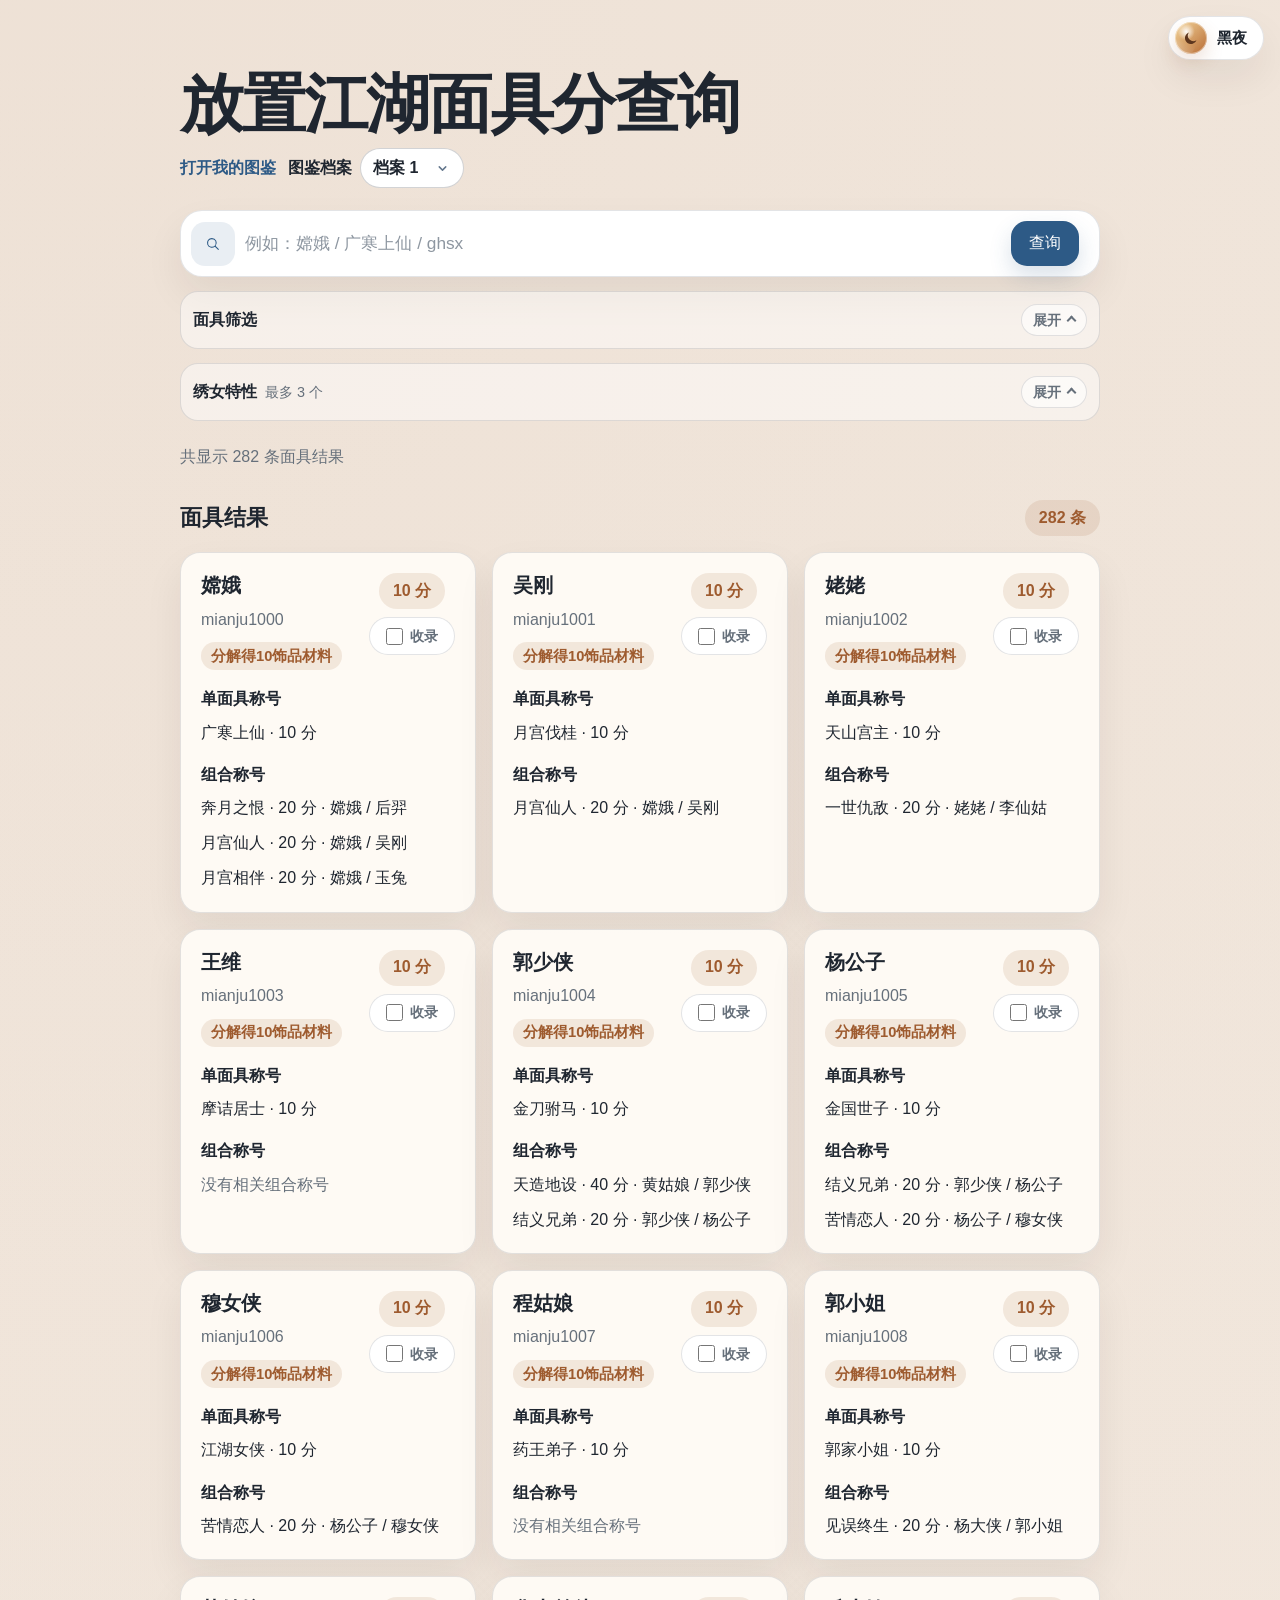
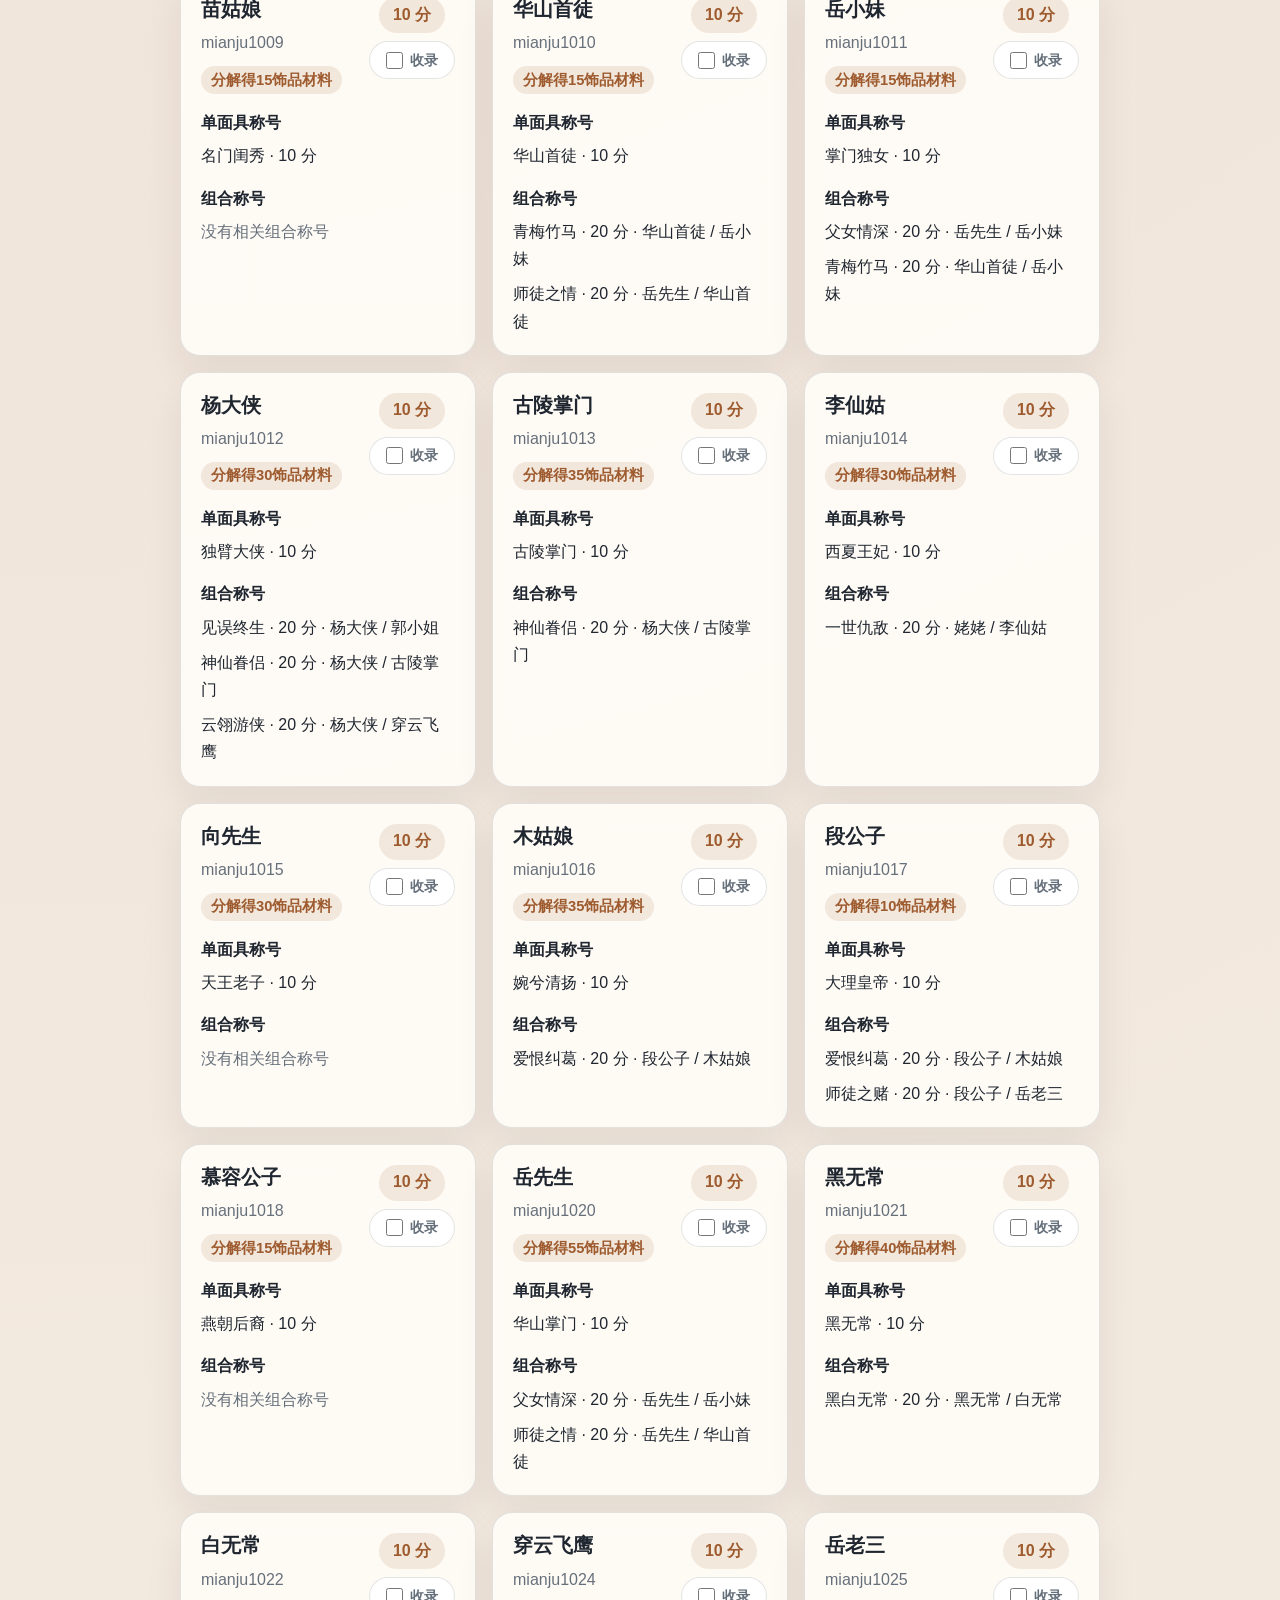
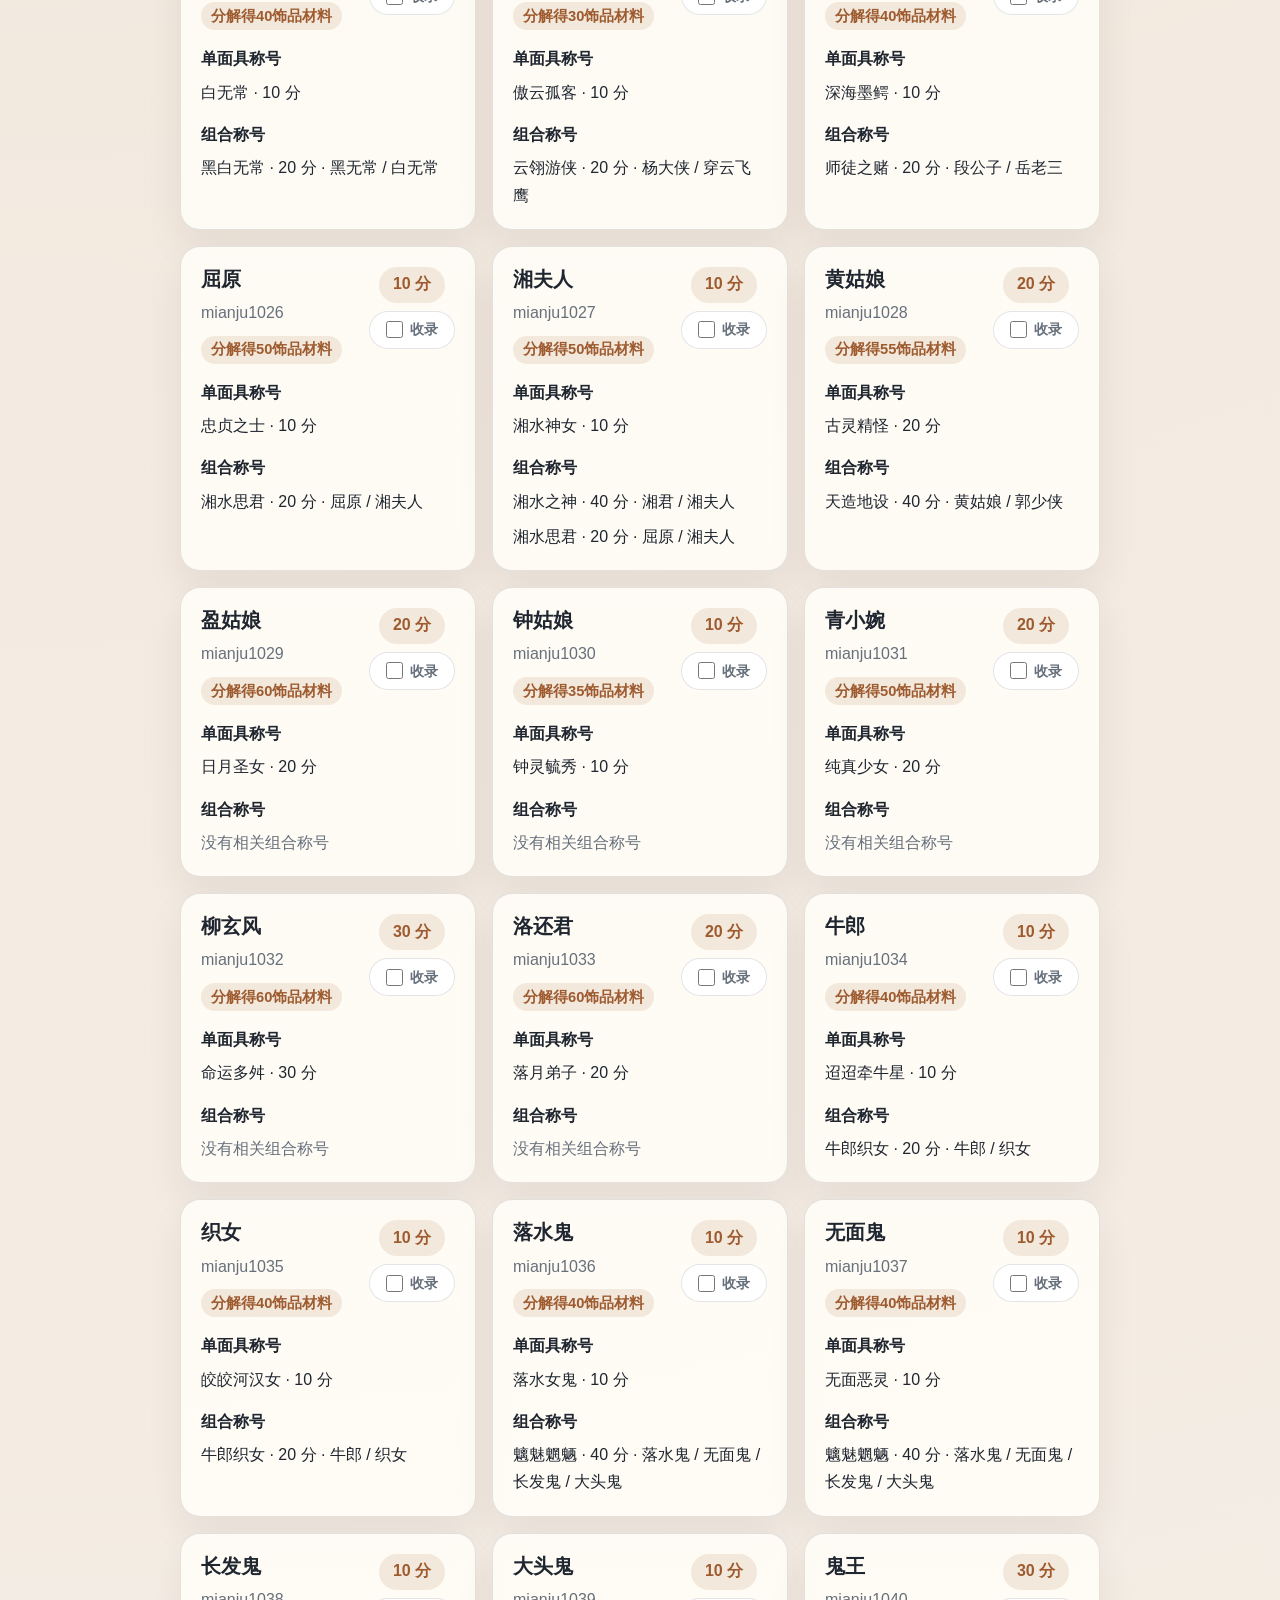
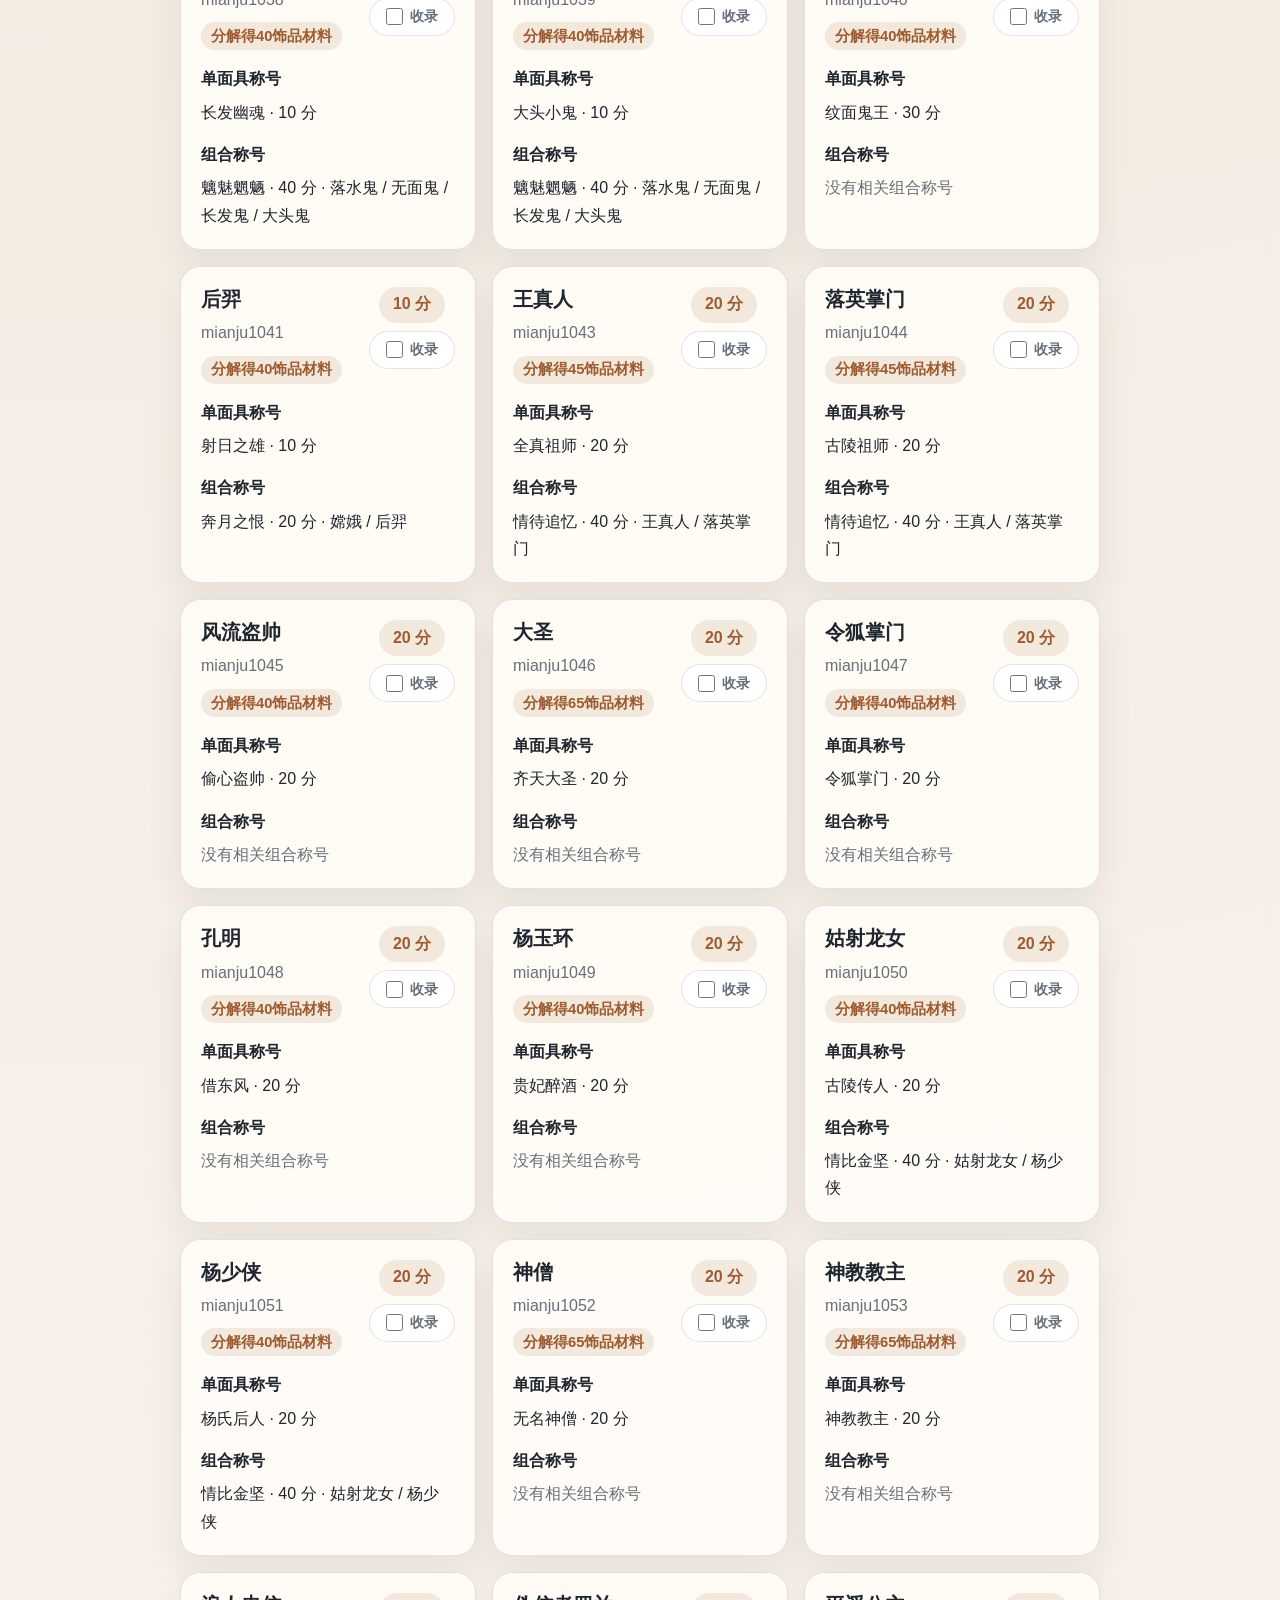
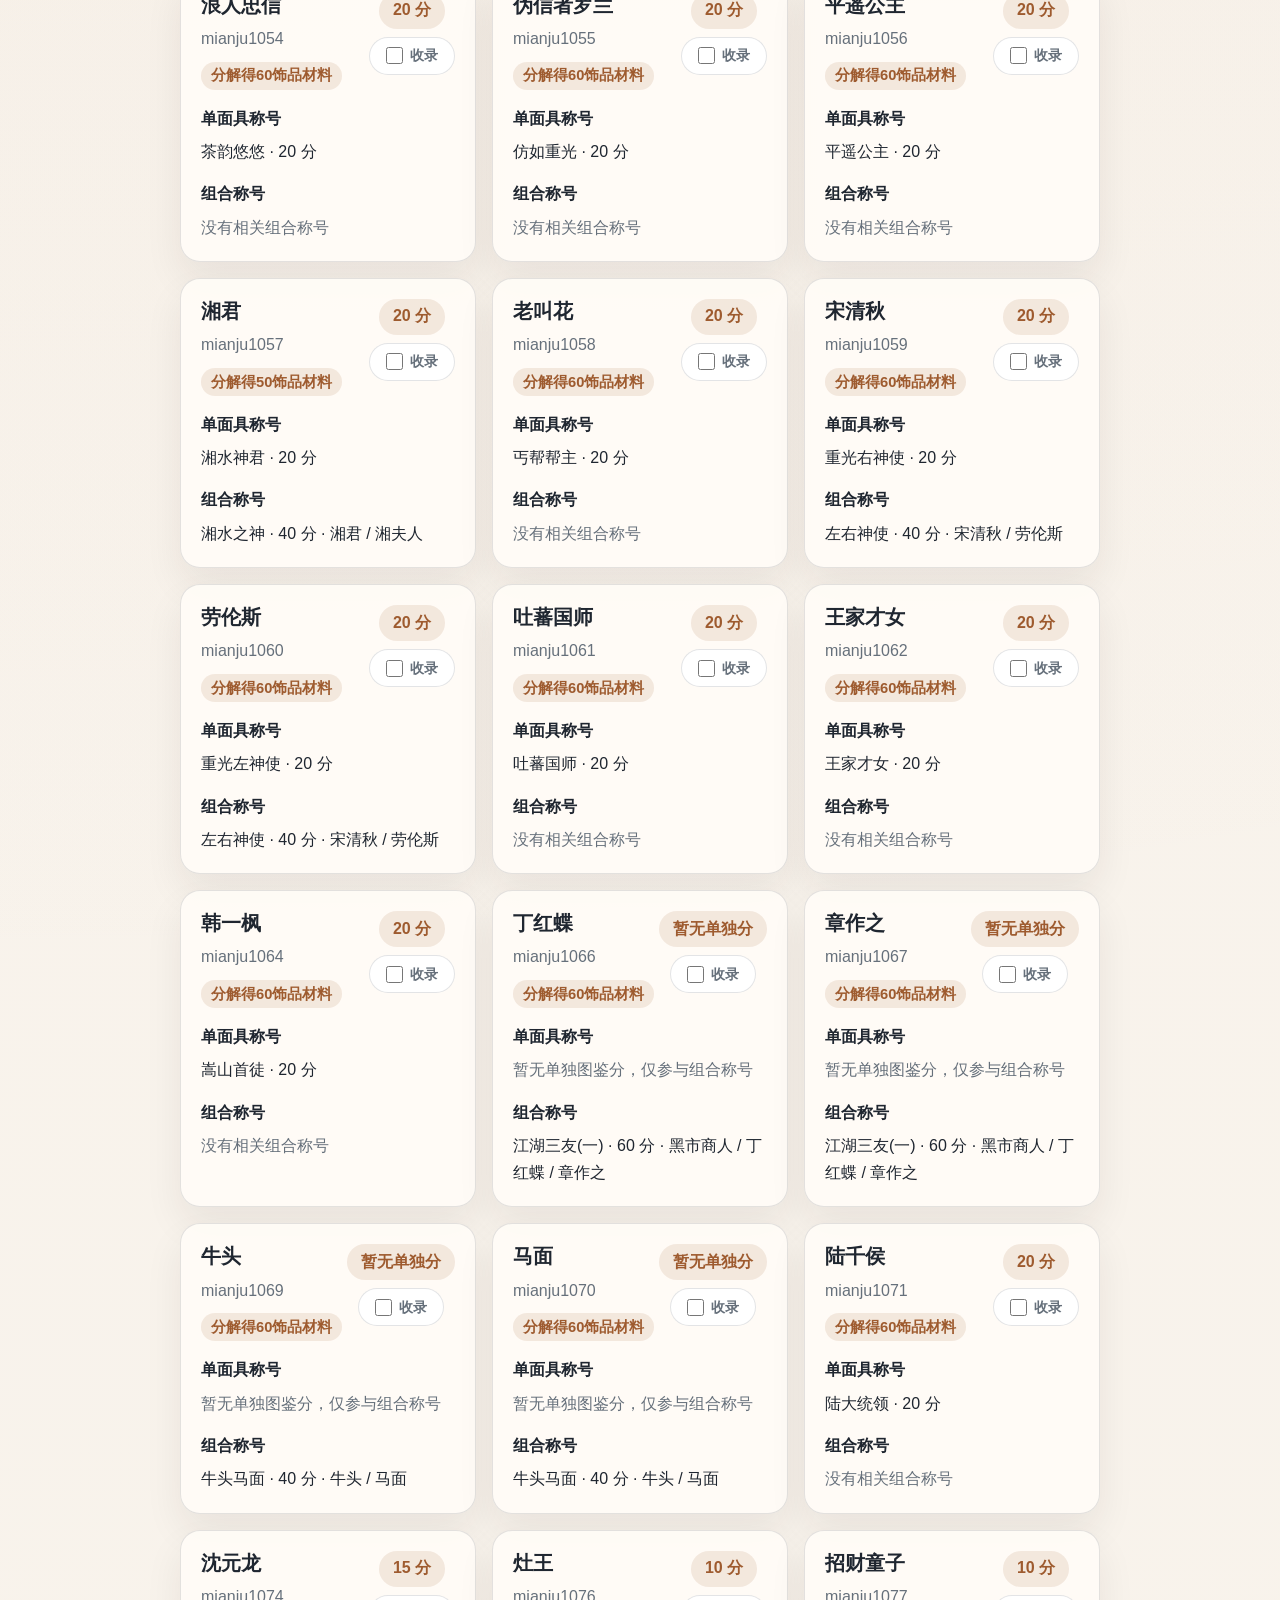
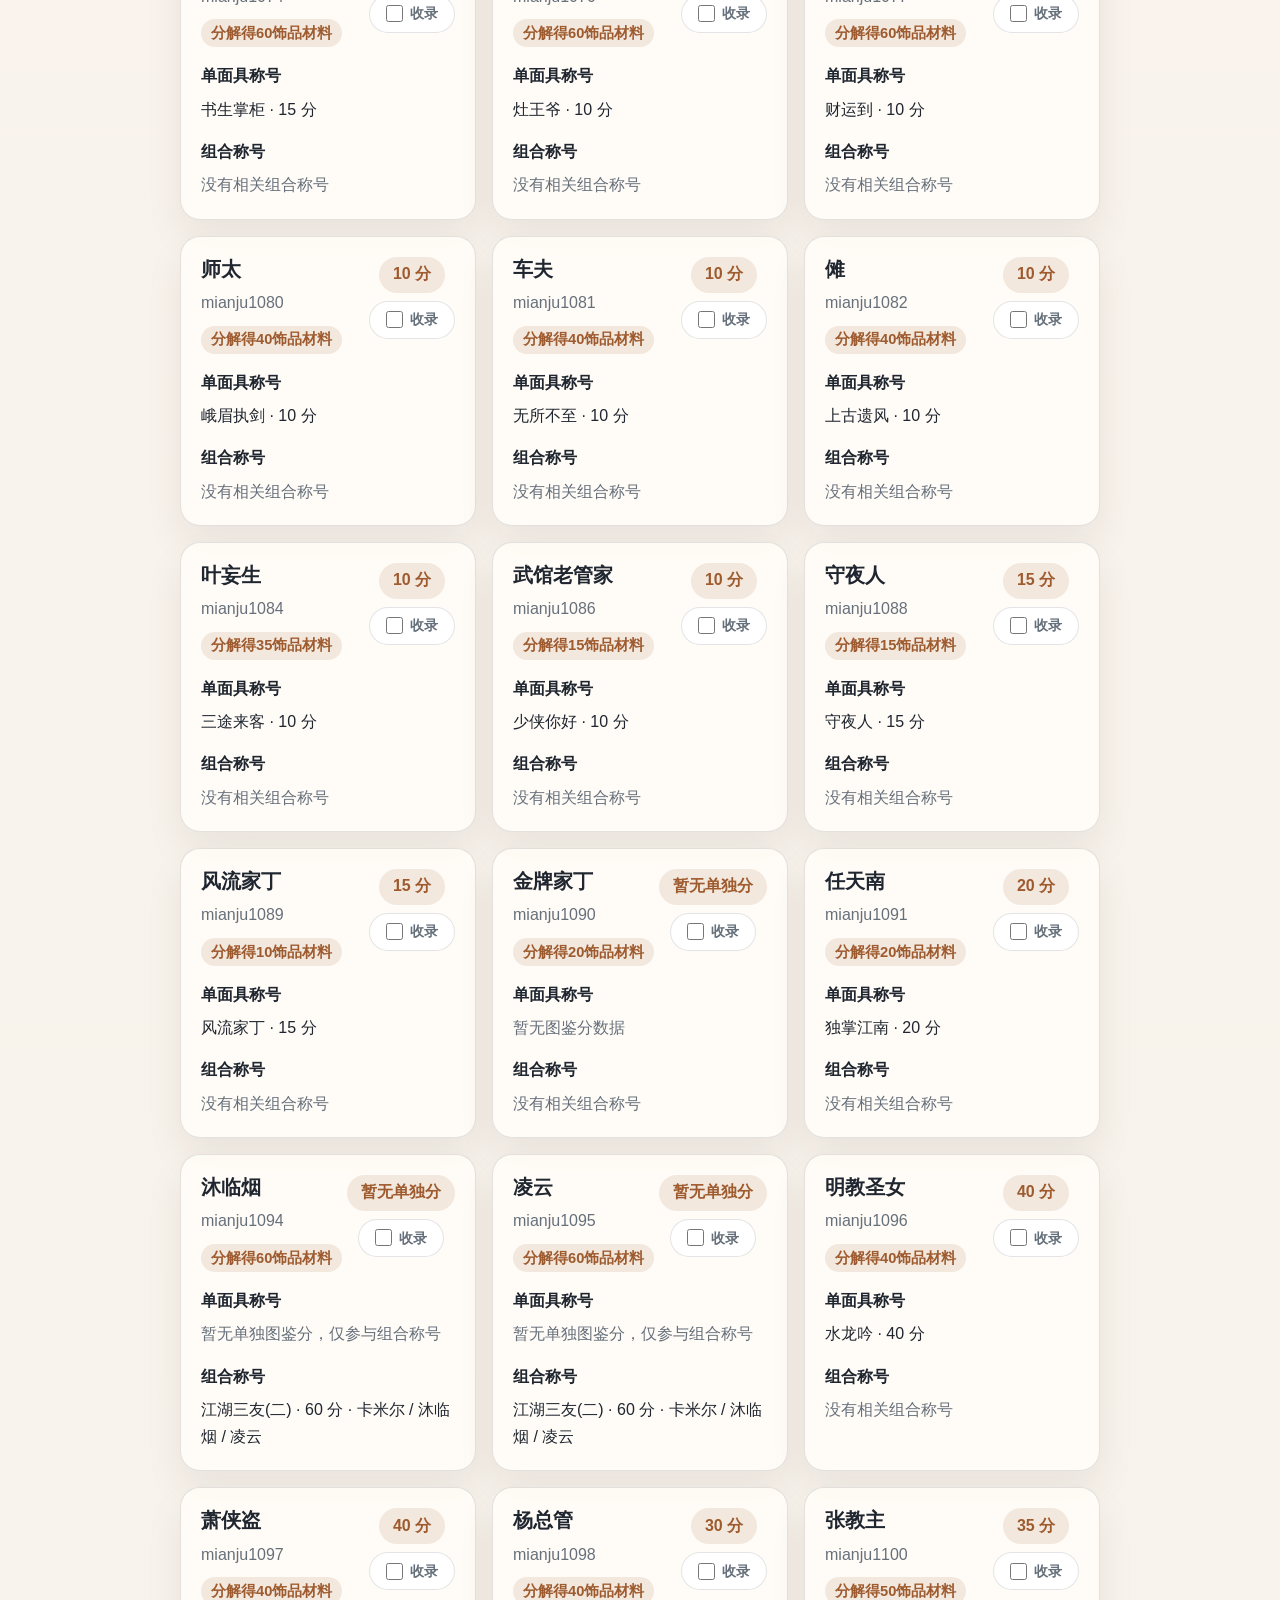
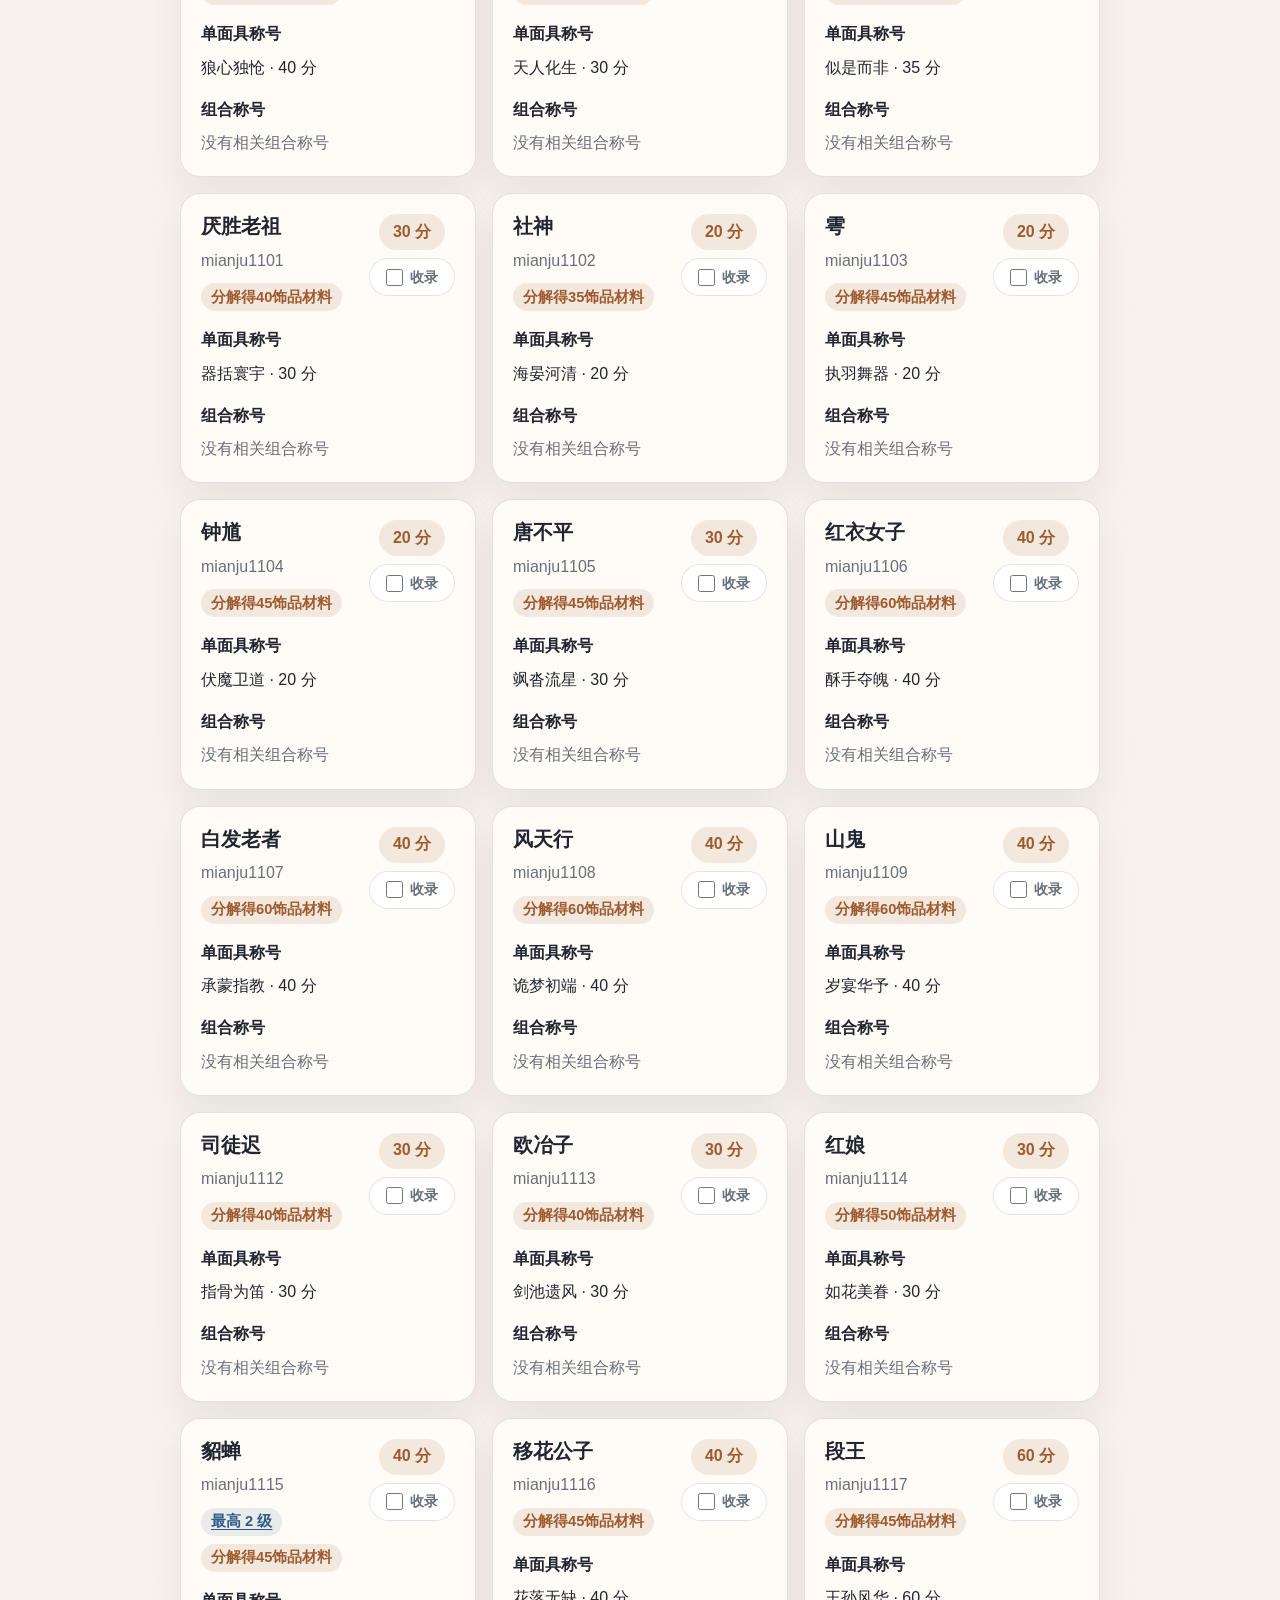
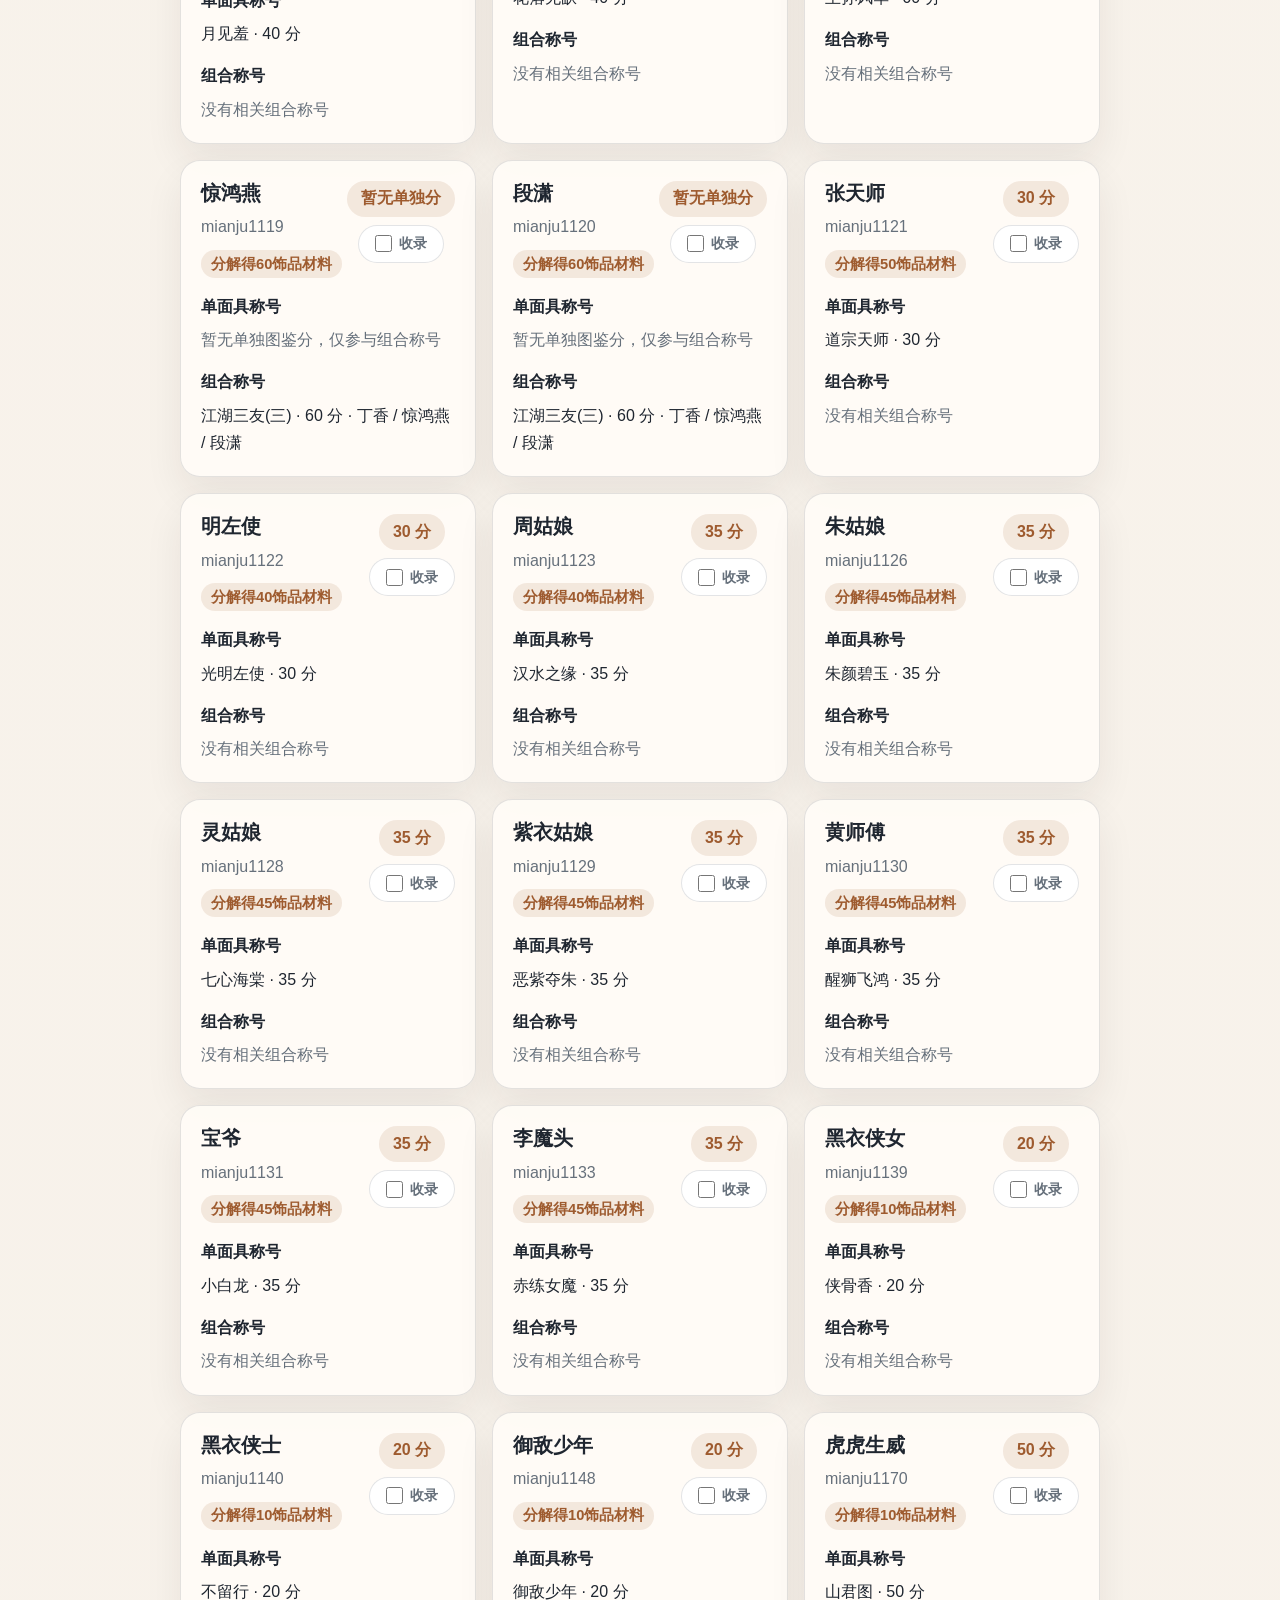
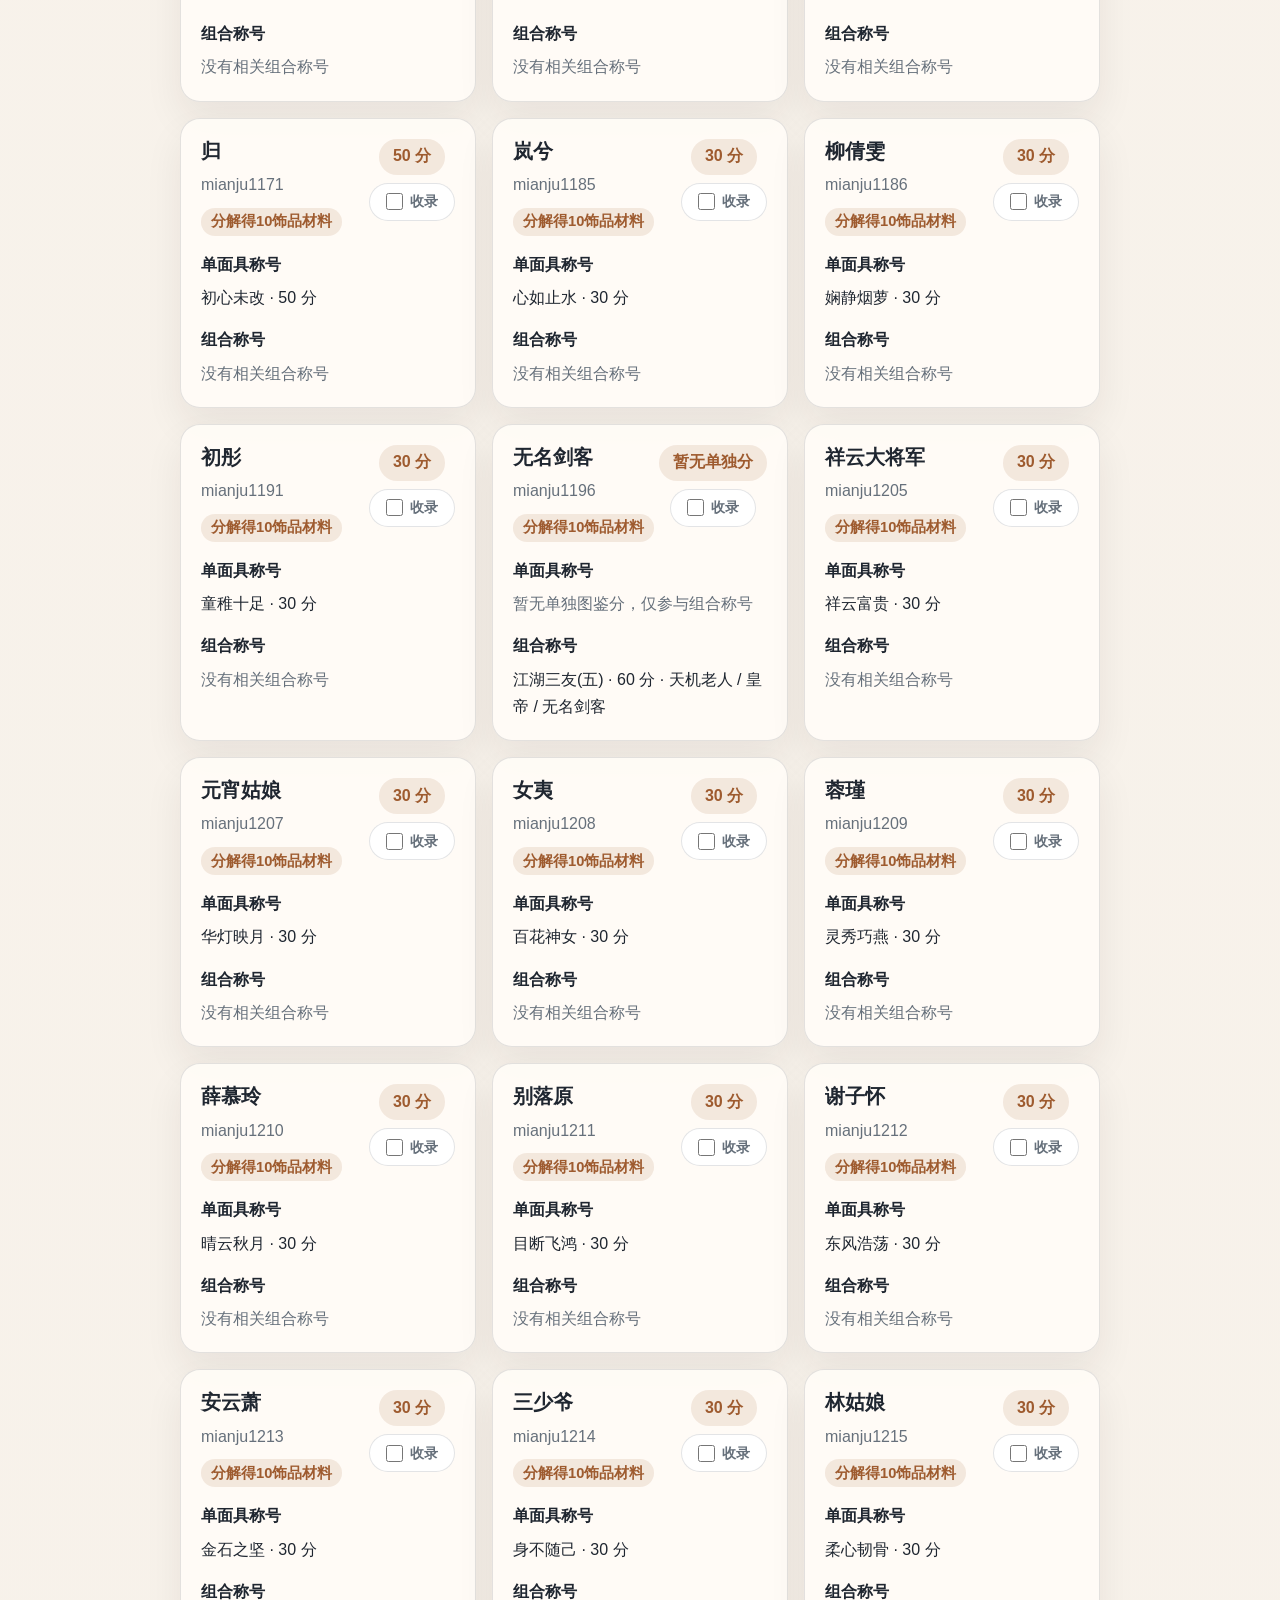
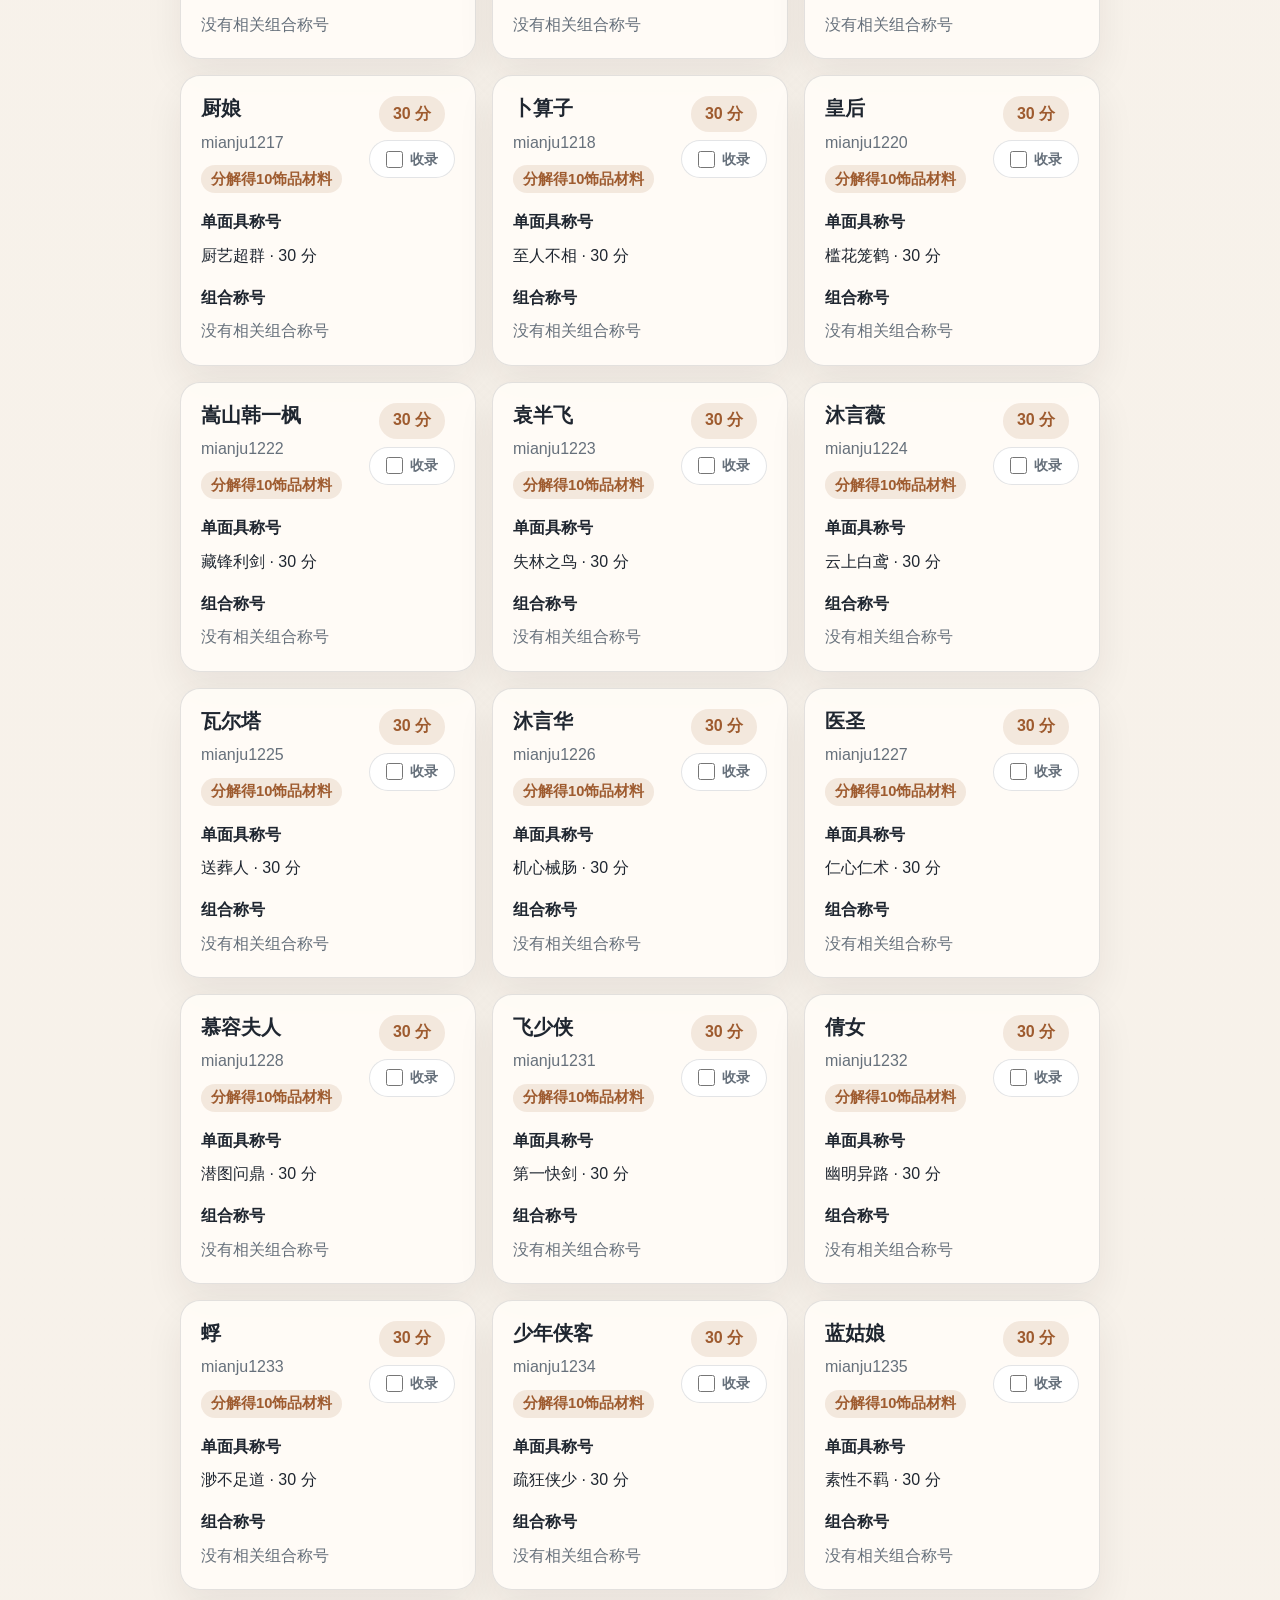
<file: index.html>
<!DOCTYPE html>
<html lang="zh-CN">
  <head>
    <meta charset="UTF-8" />
    <meta name="viewport" content="width=device-width, initial-scale=1.0" />
    <title>放置江湖面具分查询</title>
    <meta
      name="description"
      content="输入面具名、图鉴称号或拼音，实时查询面具图鉴分与组合称号分。"
    />
    <link rel="icon" href="data:," />
    <script>
      (() => {
        try {
          const theme = localStorage.getItem("mask-score-theme");
          if (theme === "light" || theme === "dark") {
            document.documentElement.dataset.theme = theme;
          }
        } catch (error) {}
      })();
    </script>
    <link rel="stylesheet" href="./styles.css?v=20260729-collection-control" />
  </head>
  <body>
    <button
      id="theme-toggle"
      class="theme-toggle"
      type="button"
      aria-label="切换为黑夜模式"
      aria-pressed="false"
    >
      <span class="theme-toggle-orbit" aria-hidden="true">
        <span class="theme-toggle-glow"></span>
        <span class="theme-toggle-icon theme-toggle-icon-light">
          <svg viewBox="0 0 24 24" focusable="false">
            <path
              d="M12 5.5a6.5 6.5 0 1 0 0 13 6.5 6.5 0 0 0 0-13Zm0-3 1.1 2.1h-2.2L12 2.5Zm0 19 1.1-2.1h-2.2l1.1 2.1ZM4.7 4.7l2.3.7-1.6 1.6-.7-2.3Zm14.6 14.6-.7-2.3-1.6 1.6 2.3.7ZM2.5 12l2.1-1.1v2.2L2.5 12Zm19 0-2.1-1.1v2.2l2.1-1.1ZM4.7 19.3l.7-2.3 1.6 1.6-2.3.7ZM19.3 4.7l-2.3.7 1.6 1.6.7-2.3Z"
            />
          </svg>
        </span>
        <span class="theme-toggle-icon theme-toggle-icon-dark">
          <svg viewBox="0 0 24 24" focusable="false">
            <path
              d="M20.2 15.2A8.2 8.2 0 0 1 8.8 3.8 8.9 8.9 0 1 0 20.2 15.2Z"
            />
          </svg>
        </span>
      </span>
      <span id="theme-toggle-text" class="theme-toggle-text">黑夜</span>
    </button>
    <main class="page">
      <section class="masthead">
        <h1>放置江湖面具分查询</h1>
        <p class="page-links">
          <a href="./inventory.html">打开我的图鉴</a>
          <span class="profile-inline-control">
            <label for="inventory-profile">图鉴档案</label>
            <select id="inventory-profile" class="profile-select">
              <option value="profile-1">档案 1</option>
              <option value="profile-2">档案 2</option>
              <option value="profile-3">档案 3</option>
              <option value="profile-4">档案 4</option>
              <option value="profile-5">档案 5</option>
            </select>
          </span>
        </p>
      </section>

      <section class="search-area" aria-label="查询区域">
        <label class="sr-only" for="query-input">输入内容</label>

        <form id="search-form" class="search-form">
          <div class="input-shell">
            <span class="input-icon" aria-hidden="true">
              <svg viewBox="0 0 24 24" focusable="false">
                <path
                  d="M10.5 4a6.5 6.5 0 1 0 4.03 11.6l4.43 4.43 1.06-1.06-4.43-4.43A6.5 6.5 0 0 0 10.5 4Zm0 1.5a5 5 0 1 1 0 10 5 5 0 0 1 0-10Z"
                />
              </svg>
            </span>
            <input
              id="query-input"
              name="query"
              type="search"
              inputmode="search"
              placeholder="例如：嫦娥 / 广寒上仙 / ghsx"
              autocomplete="off"
              spellcheck="false"
            />
            <button
              id="clear-button"
              class="ghost-button"
              type="button"
              hidden
              aria-label="清空输入"
            >
              清空
            </button>
            <button class="primary-button" type="submit">查询</button>
          </div>
        </form>

        <div id="suggestions" class="suggestions" hidden></div>

        <form id="mask-filter-form" class="filter-form" aria-label="面具筛选">
          <div class="form-panel-head">
            <span class="filter-title">面具筛选</span>
            <button
              id="mask-filter-toggle"
              class="collapse-toggle"
              type="button"
              aria-controls="mask-filter-content"
              aria-expanded="true"
            >
              <span class="collapse-toggle-label">收起</span>
              <span class="collapse-toggle-icon" aria-hidden="true"></span>
            </button>
          </div>
          <div id="mask-filter-content" class="filter-content">
            <div class="filter-group" role="group" aria-labelledby="upgrade-filter-title">
              <span id="upgrade-filter-title" class="filter-group-title">升级</span>
              <label class="filter-option">
                <input type="checkbox" name="upgrade-filter" value="upgradable" />
                <span>可升级</span>
              </label>
              <label class="filter-option">
                <input type="checkbox" name="upgrade-filter" value="not-upgradable" />
                <span>不可升级</span>
              </label>
            </div>
            <div class="filter-group" role="group" aria-labelledby="decompose-filter-title">
              <span id="decompose-filter-title" class="filter-group-title">分解</span>
              <label class="filter-option">
                <input type="checkbox" name="decompose-filter" value="decomposable" />
                <span>可分解</span>
              </label>
              <label class="filter-option">
                <input type="checkbox" name="decompose-filter" value="not-decomposable" />
                <span>不可分解</span>
              </label>
            </div>
          </div>
        </form>

        <form id="trait-form" class="trait-form" aria-label="绣女特性加成" hidden>
          <div class="form-panel-head">
            <div class="trait-copy">
              <span class="trait-title">绣女特性</span>
              <span class="trait-limit">最多 3 个</span>
            </div>
            <button
              id="trait-toggle"
              class="collapse-toggle"
              type="button"
              aria-controls="trait-content"
              aria-expanded="true"
            >
              <span class="collapse-toggle-label">收起</span>
              <span class="collapse-toggle-icon" aria-hidden="true"></span>
            </button>
          </div>
          <div id="trait-content" class="trait-content">
            <div id="trait-options" class="trait-options"></div>
            <output id="trait-bonus" class="trait-bonus">总加成 0%</output>
          </div>
        </form>
      </section>

      <section id="status" class="status" aria-live="polite">
        正在加载数据...
      </section>

      <section id="results" class="results" hidden>
        <div id="mask-section" class="result-group" hidden>
          <div class="group-header">
            <h2>面具结果</h2>
            <span id="mask-count" class="pill"></span>
          </div>
          <div id="mask-list" class="card-grid"></div>
        </div>

        <div id="achievement-section" class="result-group" hidden>
          <div class="group-header">
            <h2>称号结果</h2>
            <span id="achievement-count" class="pill"></span>
          </div>
          <div id="achievement-list" class="card-grid"></div>
        </div>
      </section>
    </main>

    <template id="mask-card-template">
      <article class="card">
        <div class="card-top">
          <div class="card-heading">
            <h3 class="card-title"></h3>
            <p class="card-subtitle"></p>
            <p class="alias-line" hidden></p>
            <div class="mask-meta" hidden>
              <details class="upgrade-costs" hidden>
                <summary class="info-chip level-chip"></summary>
                <ul class="upgrade-cost-list"></ul>
              </details>
              <span class="info-chip decompose-chip" hidden></span>
            </div>
          </div>
          <div class="card-actions">
            <span class="score-badge"></span>
          </div>
        </div>
        <div class="card-body">
          <div class="detail-block">
            <p class="detail-label">单面具称号</p>
            <p class="direct-line"></p>
          </div>
          <div class="detail-block">
            <p class="detail-label">组合称号</p>
            <ul class="detail-list"></ul>
          </div>
        </div>
      </article>
    </template>

    <template id="achievement-card-template">
      <article class="card">
        <div class="card-top">
          <div class="card-heading">
            <h3 class="card-title"></h3>
            <p class="card-subtitle"></p>
          </div>
          <span class="score-badge"></span>
        </div>
        <div class="card-body">
          <div class="detail-block">
            <p class="detail-label">所需面具</p>
            <ul class="detail-list"></ul>
          </div>
        </div>
      </article>
    </template>

    <script src="./vendor/pinyin-pro.js?v=20260520-guide2" defer></script>
    <script src="./app.js?v=20260729-collection-control" defer></script>
  </body>
</html>
</file>
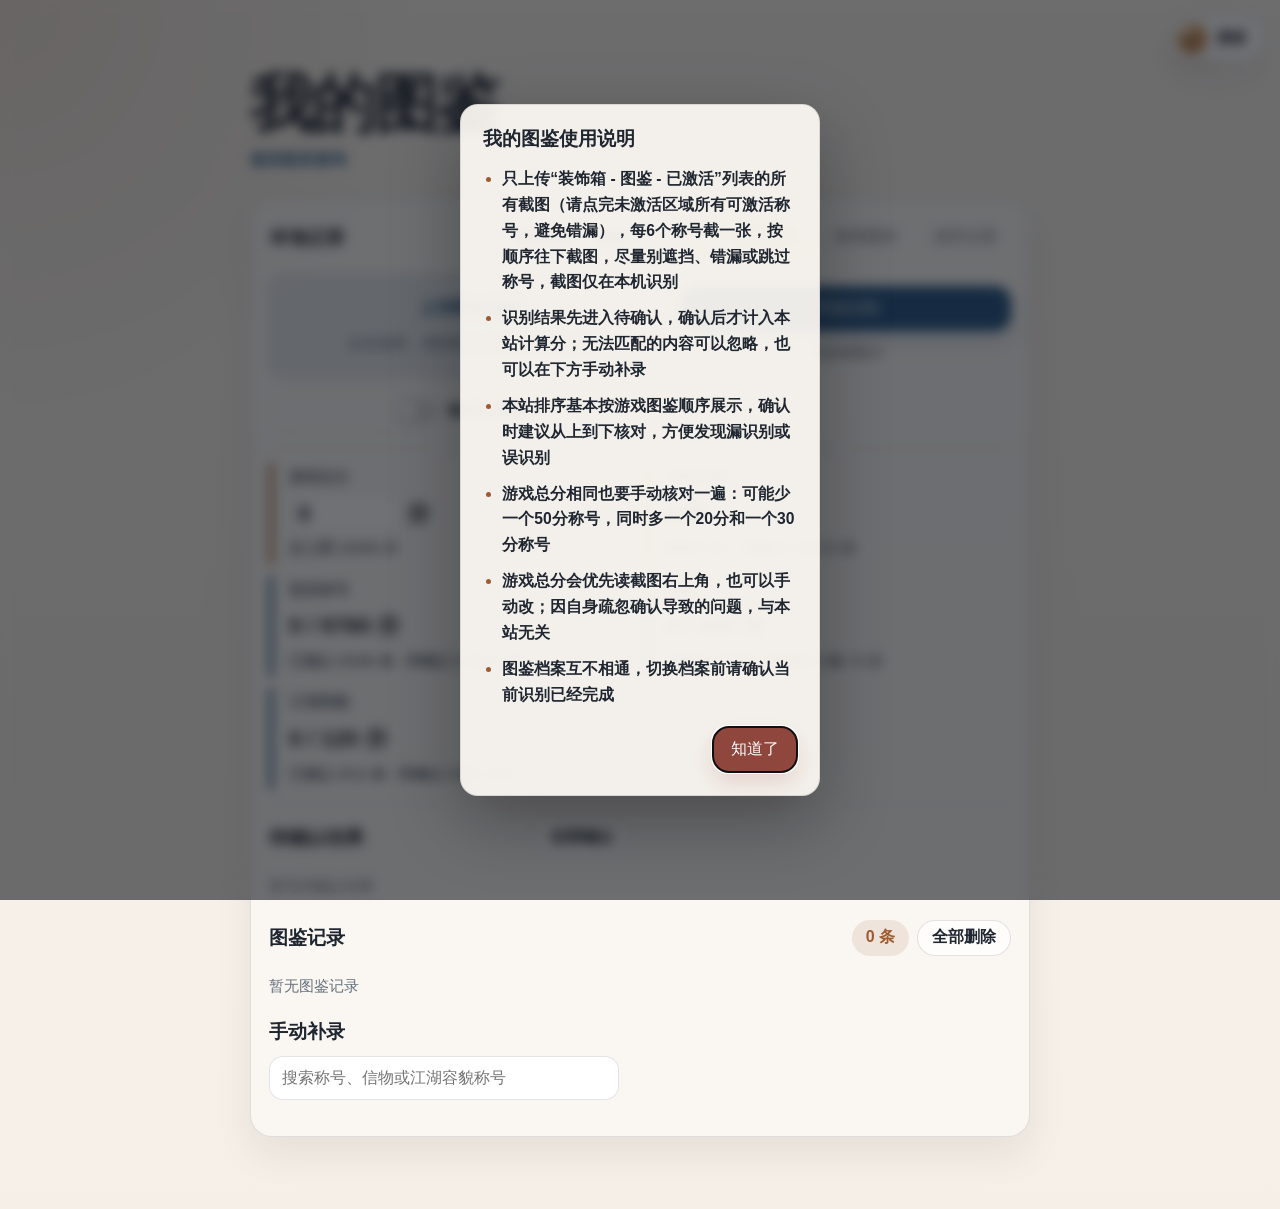
<file: inventory.html>
<!DOCTYPE html>
<html lang="zh-CN">
  <head>
    <meta charset="UTF-8" />
    <meta name="viewport" content="width=device-width, initial-scale=1.0" />
    <title>我的图鉴 - 放置江湖面具分查询</title>
    <meta
      name="description"
      content="本地上传图鉴截图识别称号、信物和江湖容貌，计算图鉴分差异。"
    />
    <link rel="icon" href="data:," />
    <script>
      (() => {
        try {
          const theme = localStorage.getItem("mask-score-theme");
          if (theme === "light" || theme === "dark") {
            document.documentElement.dataset.theme = theme;
          }
        } catch (error) {}
      })();
    </script>
    <link rel="stylesheet" href="./styles.css?v=20260729-collection-control" />
  </head>
  <body class="inventory-only-page">
    <button
      id="theme-toggle"
      class="theme-toggle"
      type="button"
      aria-label="切换为黑夜模式"
      aria-pressed="false"
    >
      <span class="theme-toggle-orbit" aria-hidden="true">
        <span class="theme-toggle-glow"></span>
        <span class="theme-toggle-icon theme-toggle-icon-light">
          <svg viewBox="0 0 24 24" focusable="false">
            <path
              d="M12 5.5a6.5 6.5 0 1 0 0 13 6.5 6.5 0 0 0 0-13Zm0-3 1.1 2.1h-2.2L12 2.5Zm0 19 1.1-2.1h-2.2l1.1 2.1ZM4.7 4.7l2.3.7-1.6 1.6-.7-2.3Zm14.6 14.6-.7-2.3-1.6 1.6 2.3.7ZM2.5 12l2.1-1.1v2.2L2.5 12Zm19 0-2.1-1.1v2.2l2.1-1.1ZM4.7 19.3l.7-2.3 1.6 1.6-2.3.7ZM19.3 4.7l-2.3.7 1.6 1.6.7-2.3Z"
            />
          </svg>
        </span>
        <span class="theme-toggle-icon theme-toggle-icon-dark">
          <svg viewBox="0 0 24 24" focusable="false">
            <path
              d="M20.2 15.2A8.2 8.2 0 0 1 8.8 3.8 8.9 8.9 0 1 0 20.2 15.2Z"
            />
          </svg>
        </span>
      </span>
      <span id="theme-toggle-text" class="theme-toggle-text">黑夜</span>
    </button>

    <main class="page inventory-page">
      <section class="masthead">
        <h1>我的图鉴</h1>
        <p class="page-links">
          <a href="./index.html">返回面具查询</a>
        </p>
      </section>

      <section class="inventory-panel" aria-labelledby="inventory-title">
        <div class="panel-heading">
          <div>
            <h2 id="inventory-title">本地记录</h2>
          </div>
          <div class="heading-actions inventory-profile-actions">
            <label class="profile-select-label" for="inventory-profile">图鉴档案</label>
            <select id="inventory-profile" class="profile-select">
              <option value="profile-1">档案 1</option>
              <option value="profile-2">档案 2</option>
              <option value="profile-3">档案 3</option>
              <option value="profile-4">档案 4</option>
              <option value="profile-5">档案 5</option>
            </select>
            <button id="inventory-help" class="guide-button" type="button">
              <svg viewBox="0 0 24 24" focusable="false" aria-hidden="true">
                <path d="M12 3.75a8.25 8.25 0 1 0 0 16.5 8.25 8.25 0 0 0 0-16.5Zm0 15a6.75 6.75 0 1 1 0-13.5 6.75 6.75 0 0 1 0 13.5Zm-.05-4.35c.48 0 .84.35.84.81 0 .47-.36.82-.84.82a.8.8 0 0 1-.84-.82c0-.46.35-.81.84-.81Zm.05-6.17c1.53 0 2.59.88 2.59 2.22 0 .9-.42 1.44-1.26 2.02-.62.43-.79.69-.82 1.3h-1.17c.02-.94.32-1.43 1.07-1.97.66-.47.94-.77.94-1.3 0-.69-.52-1.14-1.34-1.14-.82 0-1.36.48-1.46 1.25H9.33c.11-1.43 1.15-2.38 2.67-2.38Z" />
              </svg>
              使用说明
            </button>
            <button id="repair-cache" class="ghost-button" type="button">
              清理缓存
            </button>
            <button id="reset-inventory" class="ghost-button" type="button">
              清空记录
            </button>
          </div>
        </div>

        <div class="inventory-layout">
          <div class="inventory-card upload-card">
            <label id="upload-drop" class="upload-drop">
              <span>上传图鉴截图</span>
              <small>点击选择，或把图片/文件夹拖到这里</small>
              <input
                id="screenshot-input"
                class="file-input"
                type="file"
                accept="image/*"
                multiple
                aria-label="上传图鉴截图"
              />
            </label>
            <div class="upload-actions">
              <button id="run-ocr" class="primary-button" type="button" disabled>
                开始识别
              </button>
              <span id="ocr-status" class="inline-status">未选择图片</span>
              <span id="ocr-timer" class="ocr-timer" hidden></span>
            </div>
            <label class="ocr-mode-toggle">
              <input id="ocr-fast-mode" type="checkbox" />
              <span class="ocr-mode-switch" aria-hidden="true">
                <span></span>
              </span>
              <span>快速识别模式</span>
            </label>
            <progress id="ocr-progress" class="ocr-progress" value="0" max="1" hidden></progress>
          </div>

        </div>

        <div id="score-summary" class="score-summary" aria-live="polite"></div>

        <div class="inventory-tabs">
          <section class="inventory-card">
            <div class="compact-form-head">
              <h3>待确认结果</h3>
              <button id="confirm-all" class="ghost-button" type="button" disabled>
                全部确认
              </button>
            </div>
            <div id="pending-list" class="pending-list"></div>
          </section>

          <section class="inventory-card confirmed-section">
            <div class="compact-form-head">
              <h3>图鉴记录</h3>
              <div class="heading-actions">
                <span id="confirmed-count" class="pill"></span>
                <button id="clear-confirmed" class="ghost-button" type="button" disabled>
                  全部删除
                </button>
              </div>
            </div>
            <div id="confirmed-list" class="manual-results"></div>
          </section>

          <section class="inventory-card">
            <h3>手动补录</h3>
            <div class="manual-search">
              <input
                id="manual-query"
                type="search"
                placeholder="搜索称号、信物或江湖容貌称号"
                autocomplete="off"
                spellcheck="false"
              />
            </div>
            <div id="manual-results" class="manual-results"></div>
          </section>
        </div>

        <section class="inventory-card token-section" hidden>
          <div class="compact-form-head">
            <h3>信物图鉴</h3>
            <span id="token-count" class="pill"></span>
          </div>
          <div id="token-list" class="token-list"></div>
        </section>
      </section>
    </main>

    <div id="confirm-dialog" class="modal-backdrop" hidden>
      <section
        class="confirm-modal"
        role="dialog"
        aria-modal="true"
        aria-labelledby="confirm-dialog-title"
        aria-describedby="confirm-dialog-message"
      >
        <h2 id="confirm-dialog-title">确认操作</h2>
        <div id="confirm-dialog-message" class="confirm-modal-message">确定执行这个操作吗？</div>
        <div class="modal-actions">
          <button
            id="confirm-dialog-cancel"
            class="ghost-button"
            type="button"
            data-dialog-action="cancel"
          >
            取消
          </button>
          <button
            id="confirm-dialog-confirm"
            class="primary-button danger-button"
            type="button"
            data-dialog-action="confirm"
          >
            确认
          </button>
        </div>
      </section>
    </div>

    <script src="./vendor/pinyin-pro.js?v=20260520-guide2" defer></script>
    <script src="./app.js?v=20260729-collection-control" defer></script>
  </body>
</html>
</file>
<file: styles.css>
:root {
  color-scheme: light;
  --bg: #f5efe7;
  --surface: rgba(255, 252, 247, 0.92);
  --surface-strong: rgba(255, 255, 255, 0.98);
  --ink: #1f2630;
  --muted: #66707b;
  --line: rgba(31, 38, 48, 0.12);
  --accent: #2d5a86;
  --accent-soft: rgba(45, 90, 134, 0.1);
  --warm: #9e5b2f;
  --warm-soft: rgba(158, 91, 47, 0.12);
  --shadow: 0 18px 38px rgba(42, 35, 27, 0.07);
  --radius-lg: 20px;
  --radius-md: 16px;
  --radius-sm: 999px;
  --transition: 180ms ease-out;
}

:root[data-theme="dark"] {
  color-scheme: dark;
  --bg: #14181d;
  --surface: rgba(27, 32, 39, 0.9);
  --surface-strong: rgba(31, 37, 45, 0.96);
  --ink: #d6dce4;
  --muted: #9ca7b4;
  --line: rgba(214, 220, 228, 0.12);
  --accent: #79a6d2;
  --accent-soft: rgba(121, 166, 210, 0.16);
  --warm: #d6b183;
  --warm-soft: rgba(214, 177, 131, 0.14);
  --shadow: 0 18px 42px rgba(0, 0, 0, 0.34);
}

* {
  box-sizing: border-box;
}

[hidden] {
  display: none !important;
}

html {
  scroll-behavior: smooth;
}

body {
  margin: 0;
  min-height: 100vh;
  font-family: "Noto Sans SC", "PingFang SC", "Microsoft YaHei", sans-serif;
  color: var(--ink);
  transition: color 280ms ease-out;
  background:
    radial-gradient(circle at top left, rgba(158, 91, 47, 0.12), transparent 24%),
    linear-gradient(180deg, #f9f4ed 0%, var(--bg) 100%);
}

:root[data-theme="dark"] body {
  background:
    radial-gradient(circle at top left, rgba(121, 166, 210, 0.14), transparent 24%),
    linear-gradient(180deg, #181d24 0%, var(--bg) 100%);
}

button,
input {
  font: inherit;
}

button {
  cursor: pointer;
}

.theme-toggle {
  position: fixed;
  top: 16px;
  right: 16px;
  z-index: 10;
  display: inline-flex;
  align-items: center;
  gap: 9px;
  min-height: 44px;
  padding: 5px 15px 5px 6px;
  border: 1px solid var(--line);
  border-radius: var(--radius-sm);
  background: var(--surface-strong);
  color: var(--ink);
  box-shadow: var(--shadow);
  font-size: 0.94rem;
  font-weight: 800;
  line-height: 1;
  transition:
    transform var(--transition),
    background-color var(--transition),
    color var(--transition),
    border-color var(--transition),
    box-shadow var(--transition);
}

.theme-toggle:hover,
.theme-toggle:focus-visible {
  transform: translateY(-1px);
  border-color: rgba(45, 90, 134, 0.34);
  color: var(--accent);
}

.theme-toggle:focus-visible {
  outline: 3px solid var(--accent-soft);
  outline-offset: 3px;
}

.theme-toggle-orbit {
  position: relative;
  display: inline-flex;
  align-items: center;
  justify-content: center;
  width: 32px;
  height: 32px;
  overflow: hidden;
  border-radius: 50%;
  background:
    radial-gradient(circle at 35% 30%, rgba(255, 255, 255, 0.95), transparent 28%),
    linear-gradient(135deg, #f4d69c, #b76b34);
  box-shadow:
    inset 0 0 0 1px rgba(255, 255, 255, 0.42),
    0 8px 18px rgba(158, 91, 47, 0.18);
  will-change: transform;
  transition:
    box-shadow 320ms ease-out,
    transform 320ms cubic-bezier(0.2, 0.8, 0.2, 1);
}

.theme-toggle-glow {
  position: absolute;
  inset: -8px;
  border-radius: inherit;
  background:
    conic-gradient(from 90deg, transparent, rgba(255, 255, 255, 0.7), transparent 42%);
  opacity: 0.5;
  transform: translateX(-18px) rotate(18deg);
  transition:
    opacity 320ms ease-out,
    transform 420ms cubic-bezier(0.2, 0.8, 0.2, 1);
}

.theme-toggle-icon {
  position: absolute;
  inset: 0;
  display: inline-flex;
  align-items: center;
  justify-content: center;
  color: #5d361e;
  transition:
    opacity 240ms ease-out,
    color 260ms ease-out,
    transform 360ms cubic-bezier(0.2, 0.8, 0.2, 1);
}

.theme-toggle-icon svg {
  width: 16px;
  height: 16px;
  fill: currentColor;
}

.theme-toggle-icon-light {
  opacity: 0;
  transform: translateY(14px) rotate(-70deg) scale(0.72);
}

.theme-toggle-icon-dark {
  opacity: 1;
  transform: translateY(0) rotate(0deg) scale(1);
}

.theme-toggle-text {
  display: inline-block;
  min-width: 2.1em;
  text-align: center;
  transition:
    opacity 220ms ease-out,
    transform 260ms cubic-bezier(0.2, 0.8, 0.2, 1);
}

.theme-toggle.is-switching .theme-toggle-orbit {
  animation: theme-orbit-pop 420ms cubic-bezier(0.2, 0.8, 0.2, 1);
}

.theme-toggle.is-switching .theme-toggle-glow {
  opacity: 0.9;
  transform: translateX(18px) rotate(150deg);
}

.theme-toggle.is-switching .theme-toggle-text {
  animation: theme-text-flip 300ms ease-out;
}

:root[data-theme="dark"] .theme-toggle-orbit {
  background:
    radial-gradient(circle at 64% 35%, rgba(255, 255, 255, 0.78), transparent 11%),
    linear-gradient(135deg, #263241, #0f151d);
  box-shadow:
    inset 0 0 0 1px rgba(255, 255, 255, 0.13),
    0 8px 18px rgba(0, 0, 0, 0.28);
}

:root[data-theme="dark"] .theme-toggle-icon-light {
  color: #f2ca73;
  opacity: 1;
  transform: translateY(0) rotate(0deg) scale(1);
}

:root[data-theme="dark"] .theme-toggle-icon-dark {
  opacity: 0;
  transform: translateY(-14px) rotate(70deg) scale(0.72);
}

.page {
  width: min(920px, calc(100% - 32px));
  margin: 0 auto;
  padding: 72px 0 72px;
}

.masthead {
  margin-bottom: 22px;
}

.masthead h1 {
  margin: 0;
  font-size: clamp(2.3rem, 5vw, 4rem);
  line-height: 1;
  letter-spacing: -0.03em;
}

.intro {
  margin: 14px 0 0;
  max-width: 34rem;
  font-size: 1.08rem;
  line-height: 1.7;
  color: var(--muted);
}

.page-links {
  display: flex;
  flex-wrap: wrap;
  align-items: center;
  gap: 10px 12px;
  margin: 12px 0 0;
  font-size: 1rem;
  font-weight: 800;
  line-height: 1.5;
}

.page-links a {
  color: var(--accent);
  text-decoration: none;
}

.page-links a:hover,
.page-links a:focus-visible {
  text-decoration: underline;
  text-underline-offset: 4px;
}

.profile-inline-control {
  display: inline-flex;
  align-items: center;
  gap: 8px;
  color: var(--ink);
  font-weight: 800;
}

.search-area {
  margin-top: 8px;
}

.sr-only {
  position: absolute;
  width: 1px;
  height: 1px;
  padding: 0;
  margin: -1px;
  overflow: hidden;
  clip: rect(0, 0, 0, 0);
  white-space: nowrap;
  border: 0;
}

.search-form {
  margin: 0;
}

.input-shell {
  display: grid;
  grid-template-columns: auto minmax(0, 1fr) auto auto;
  align-items: center;
  gap: 10px;
  padding: 10px;
  border-radius: 22px;
  background: var(--surface-strong);
  border: 1px solid var(--line);
  box-shadow: var(--shadow);
}

.input-shell:focus-within {
  border-color: rgba(45, 90, 134, 0.34);
  box-shadow:
    0 18px 38px rgba(42, 35, 27, 0.07),
    0 0 0 5px rgba(45, 90, 134, 0.08);
}

.input-icon {
  display: inline-flex;
  align-items: center;
  justify-content: center;
  width: 44px;
  height: 44px;
  border-radius: 14px;
  background: var(--accent-soft);
  color: var(--accent);
}

.input-icon svg {
  width: 18px;
  height: 18px;
  fill: currentColor;
}

.search-form input {
  width: 100%;
  padding: 0;
  border: 0;
  background: transparent;
  color: var(--ink);
  font-size: 1.08rem;
}

.search-form input::placeholder {
  color: #8e97a1;
}

.search-form input:focus {
  outline: 0;
}

.ghost-button,
.primary-button,
.suggestion-item {
  border: 0;
  transition:
    transform var(--transition),
    background-color var(--transition),
    color var(--transition),
    border-color var(--transition),
    box-shadow var(--transition);
}

.ghost-button {
  padding: 10px 14px;
  border-radius: 14px;
  background: transparent;
  color: var(--muted);
}

.ghost-button:hover,
.ghost-button:focus-visible {
  background: rgba(31, 38, 48, 0.06);
  color: var(--ink);
}

.ghost-button:disabled {
  cursor: default;
  opacity: 0.58;
}

.primary-button {
  padding: 12px 18px;
  border-radius: 16px;
  background: var(--accent);
  color: #fff;
  box-shadow: 0 10px 22px rgba(45, 90, 134, 0.18);
}

.primary-button:hover,
.primary-button:focus-visible {
  transform: translateY(-1px);
  background: #21486d;
}

.danger-button {
  background: #a95348;
  box-shadow: 0 10px 22px rgba(169, 83, 72, 0.2);
}

.danger-button:hover,
.danger-button:focus-visible {
  background: #8f463d;
}

.suggestions {
  display: flex;
  flex-wrap: wrap;
  gap: 10px;
}

.suggestion-item {
  padding: 10px 14px;
  border-radius: var(--radius-sm);
  background: rgba(255, 255, 255, 0.76);
  border: 1px solid var(--line);
  color: var(--ink);
  font-size: 1rem;
  line-height: 1.35;
}

.suggestion-item:hover,
.suggestion-item:focus-visible {
  transform: translateY(-1px);
  background: #fff;
}

.suggestions {
  margin-top: 12px;
}

.filter-form,
.trait-form {
  display: grid;
  gap: 12px;
  margin-top: 14px;
  padding: 12px;
  border: 1px solid var(--line);
  border-radius: 18px;
  background: rgba(255, 255, 255, 0.48);
}

.form-panel-head {
  display: flex;
  align-items: center;
  justify-content: space-between;
  gap: 12px;
  min-width: 0;
}

.filter-title {
  min-width: max-content;
  font-size: 1rem;
  font-weight: 800;
  line-height: 1.3;
}

.collapse-toggle {
  display: inline-grid;
  grid-auto-flow: column;
  grid-auto-columns: max-content;
  place-items: center;
  align-content: center;
  justify-content: center;
  gap: 7px;
  min-width: 66px;
  min-height: 32px;
  padding: 0 11px;
  border: 1px solid var(--line);
  border-radius: var(--radius-sm);
  background: rgba(255, 255, 255, 0.62);
  color: var(--muted);
  font-size: 0.9rem;
  font-weight: 800;
  line-height: 1;
  transition:
    background-color var(--transition),
    border-color var(--transition),
    color var(--transition);
}

.collapse-toggle-label {
  display: block;
  line-height: 1;
}

.collapse-toggle-icon {
  display: block;
  width: 7px;
  height: 7px;
  border-right: 2px solid currentColor;
  border-bottom: 2px solid currentColor;
  transform: rotate(45deg);
  transform-origin: center;
  transition: transform var(--transition);
}

.collapse-toggle[aria-expanded="false"] .collapse-toggle-icon {
  transform: rotate(-135deg);
}

.collapse-toggle:hover,
.collapse-toggle:focus-visible {
  border-color: rgba(45, 90, 134, 0.34);
  background: var(--surface-strong);
  color: var(--accent);
}

.collapse-toggle:focus-visible {
  outline: 3px solid var(--accent-soft);
  outline-offset: 3px;
}

.filter-content {
  display: grid;
  grid-template-columns: minmax(0, 1fr) minmax(0, 1fr);
  align-items: center;
  gap: 12px;
}

.filter-group {
  display: flex;
  flex-wrap: wrap;
  align-items: center;
  gap: 8px;
  min-width: 0;
  margin: 0;
  padding: 0;
  border: 0;
}

.filter-group-title {
  flex: 0 0 auto;
  margin-right: 2px;
  color: var(--muted);
  font-size: 0.9rem;
  line-height: 1.3;
}

.filter-option {
  display: inline-flex;
  align-items: center;
  gap: 6px;
  min-height: 32px;
  padding: 0 10px;
  border: 1px solid var(--line);
  border-radius: var(--radius-sm);
  background: rgba(255, 255, 255, 0.62);
  color: var(--ink);
  font-size: 0.92rem;
  font-weight: 700;
  line-height: 1.3;
  cursor: pointer;
  transition:
    background-color var(--transition),
    border-color var(--transition),
    color var(--transition);
}

.filter-option:hover,
.filter-option:focus-within {
  border-color: rgba(45, 90, 134, 0.34);
  background: var(--surface-strong);
}

.filter-option input {
  width: 14px;
  height: 14px;
  margin: 0;
  accent-color: var(--accent);
}

.filter-option.is-selected {
  border-color: rgba(45, 90, 134, 0.34);
  background: var(--accent-soft);
  color: var(--accent);
}

.trait-content {
  display: grid;
  grid-template-columns: minmax(0, 1fr) auto;
  align-items: center;
  gap: 12px;
}

.trait-copy {
  display: flex;
  align-items: baseline;
  gap: 8px;
  min-width: max-content;
}

.trait-title {
  font-size: 1rem;
  font-weight: 800;
  line-height: 1.3;
}

.trait-limit {
  color: var(--muted);
  font-size: 0.9rem;
  line-height: 1.3;
}

.trait-options {
  display: flex;
  flex-wrap: wrap;
  gap: 8px;
  min-width: 0;
}

.trait-option {
  display: inline-flex;
  align-items: center;
  gap: 6px;
  min-height: 32px;
  padding: 0 10px;
  border: 1px solid var(--line);
  border-radius: var(--radius-sm);
  background: rgba(255, 255, 255, 0.62);
  color: var(--ink);
  font-size: 0.92rem;
  font-weight: 700;
  line-height: 1.3;
  cursor: pointer;
  transition:
    background-color var(--transition),
    border-color var(--transition),
    color var(--transition);
}

.trait-option:hover,
.trait-option:focus-within {
  border-color: rgba(45, 90, 134, 0.34);
  background: var(--surface-strong);
}

.trait-option input {
  width: 14px;
  height: 14px;
  margin: 0;
  accent-color: var(--accent);
}

.trait-option.is-selected {
  border-color: rgba(45, 90, 134, 0.34);
  background: var(--accent-soft);
  color: var(--accent);
}

.trait-option.is-disabled {
  cursor: not-allowed;
  opacity: 0.46;
}

.trait-percent {
  color: var(--warm);
  white-space: nowrap;
}

.trait-bonus {
  display: inline-flex;
  align-items: center;
  justify-content: center;
  min-height: 32px;
  padding: 0 10px;
  border-radius: var(--radius-sm);
  background: var(--warm-soft);
  color: var(--warm);
  font-weight: 800;
  white-space: nowrap;
}

.inventory-panel {
  position: fixed;
  top: 72px;
  bottom: 16px;
  left: 16px;
  z-index: 8;
  display: grid;
  gap: 16px;
  width: clamp(220px, calc((100vw - 920px) / 2 - 32px), 360px);
  margin-top: 0;
  padding: 18px;
  overflow: auto;
  border: 1px solid var(--line);
  border-radius: 22px;
  background: rgba(255, 255, 255, 0.48);
  box-shadow: var(--shadow);
}

.inventory-panel .inventory-layout,
.inventory-panel .inventory-tabs,
.inventory-panel .score-summary {
  grid-template-columns: 1fr;
}

.inventory-only-page .page {
  width: min(780px, calc(100% - 32px));
}

.inventory-only-page .inventory-panel {
  position: static;
  width: 100%;
  max-height: none;
  margin-top: 26px;
  overflow: visible;
}

.inventory-only-page .inventory-tabs {
  grid-template-columns: repeat(2, minmax(0, 1fr));
}

.inventory-only-page .inventory-layout {
  grid-template-columns: 1fr;
}

.inventory-only-page .score-summary {
  grid-template-columns: repeat(2, minmax(0, 1fr));
}

.inventory-only-page .upload-card {
  width: 100%;
}

.upload-card {
  grid-template-columns: minmax(280px, 1fr) minmax(260px, 0.82fr);
  align-items: stretch;
  column-gap: 22px;
}

.panel-heading,
.compact-form-head,
.upload-actions {
  display: flex;
  align-items: center;
  justify-content: space-between;
  gap: 12px;
  min-width: 0;
}

.heading-actions {
  display: flex;
  flex: 0 0 auto;
  align-items: center;
  justify-content: flex-end;
  gap: 8px;
}

.inventory-profile-actions {
  flex-wrap: wrap;
}

.profile-select-label {
  color: var(--ink);
  font-size: 0.92rem;
  font-weight: 800;
  white-space: nowrap;
}

.profile-select {
  appearance: none;
  min-height: 40px;
  min-width: 104px;
  padding: 0 38px 0 12px;
  border: 1px solid rgba(31, 38, 48, 0.2);
  border-radius: var(--radius-sm);
  background-color: var(--surface-strong);
  background-image: url("data:image/svg+xml,%3Csvg viewBox='0 0 16 16' xmlns='http://www.w3.org/2000/svg'%3E%3Cpath d='M4 6l4 4 4-4' fill='none' stroke='%2364778d' stroke-width='1.8' stroke-linecap='round' stroke-linejoin='round'/%3E%3C/svg%3E");
  background-position: right 14px center;
  background-repeat: no-repeat;
  background-size: 13px 13px;
  color: var(--ink);
  font: inherit;
  font-weight: 800;
}

:root[data-theme="dark"] .profile-select {
  border-color: var(--line);
}

.panel-heading h2,
.compact-form-head h3,
.inventory-card h3 {
  margin: 0;
  font-size: 1.2rem;
  line-height: 1.25;
}

.panel-heading p,
.subtle-line,
.inline-status {
  margin: 6px 0 0;
  color: var(--muted);
  font-size: 0.94rem;
  line-height: 1.6;
}

.inventory-layout,
.inventory-tabs {
  display: grid;
  grid-template-columns: repeat(2, minmax(0, 1fr));
  gap: 22px;
}

.inventory-card {
  display: grid;
  gap: 12px;
  min-width: 0;
  padding: 0;
  border: 0;
  border-radius: 0;
  background: transparent;
}

.confirmed-section {
  grid-column: 1 / -1;
}

.confirmed-section .manual-results {
  grid-template-columns: repeat(2, minmax(0, 1fr));
  column-gap: 44px;
  row-gap: 0;
}

.upload-drop {
  position: relative;
  display: grid;
  place-items: center;
  gap: 6px;
  min-height: 104px;
  padding: 18px 22px;
  border: 1px dashed rgba(45, 90, 134, 0.36);
  border-radius: 12px;
  background: var(--accent-soft);
  color: var(--accent);
  text-align: center;
  cursor: pointer;
  transition:
    border-color 0.18s ease,
    background 0.18s ease,
    transform 0.18s ease;
  overflow: hidden;
}

.upload-actions {
  align-self: stretch;
  flex-direction: column;
  align-items: stretch;
  justify-content: center;
  gap: 10px;
  min-width: 0;
}

.upload-actions .primary-button {
  width: 100%;
  min-width: 132px;
  white-space: nowrap;
}

.upload-actions .inline-status {
  min-height: 24px;
  margin: 0;
  text-align: center;
}

.ocr-timer {
  display: inline-flex;
  align-items: center;
  justify-content: center;
  min-height: 30px;
  padding: 4px 10px;
  border-radius: 999px;
  background: var(--surface-strong);
  color: var(--muted);
  font-size: 0.92rem;
  font-weight: 800;
  line-height: 1.35;
  text-align: center;
}

.ocr-mode-toggle {
  display: flex;
  align-items: center;
  justify-content: center;
  gap: 10px;
  min-height: 42px;
  padding: 8px 12px;
  border: 1px solid var(--line);
  border-radius: var(--radius-sm);
  color: var(--ink);
  font-weight: 800;
  cursor: pointer;
  user-select: none;
}

.ocr-mode-toggle input {
  position: absolute;
  width: 1px;
  height: 1px;
  opacity: 0;
  pointer-events: none;
}

.ocr-mode-switch {
  position: relative;
  flex: 0 0 auto;
  width: 42px;
  height: 24px;
  border-radius: 999px;
  background: var(--line);
  transition:
    background 0.18s ease,
    box-shadow 0.18s ease;
}

.ocr-mode-switch span {
  position: absolute;
  top: 3px;
  left: 3px;
  width: 18px;
  height: 18px;
  border-radius: 50%;
  background: var(--surface-strong);
  box-shadow: 0 2px 8px rgba(16, 24, 40, 0.2);
  transition: transform 0.18s ease;
}

.ocr-mode-toggle input:checked + .ocr-mode-switch {
  background: var(--accent);
  box-shadow: 0 0 0 4px var(--accent-soft);
}

.ocr-mode-toggle input:checked + .ocr-mode-switch span {
  transform: translateX(18px);
}

.ocr-mode-toggle input:focus-visible + .ocr-mode-switch {
  outline: 3px solid var(--accent-soft);
  outline-offset: 2px;
}

.upload-drop.is-drag-over {
  border-color: var(--accent);
  background: color-mix(in srgb, var(--accent-soft) 72%, var(--accent) 28%);
  transform: translateY(-1px);
}

.upload-drop:focus-within {
  border-color: var(--accent);
  box-shadow: 0 0 0 4px var(--accent-soft);
}

.upload-drop span {
  position: relative;
  z-index: 1;
  pointer-events: none;
  font-size: 1.04rem;
  font-weight: 800;
}

.upload-drop small {
  position: relative;
  z-index: 1;
  pointer-events: none;
  color: var(--muted);
  font-size: 0.95rem;
  line-height: 1.5;
}

.file-input {
  position: absolute;
  inset: 0;
  width: 100%;
  height: 100%;
  z-index: 2;
  opacity: 0;
  cursor: pointer;
  pointer-events: auto;
}

.ocr-progress {
  grid-column: 1 / -1;
  width: 100%;
  height: 8px;
  overflow: hidden;
  border: 0;
  border-radius: var(--radius-sm);
  background: var(--line);
}

.ocr-progress::-webkit-progress-value {
  border-radius: inherit;
  background: var(--accent);
}

.number-row,
.manual-search {
  display: grid;
  grid-template-columns: minmax(0, 1fr) auto;
  gap: 10px;
}

.number-row input,
.manual-search input {
  width: 100%;
  min-height: 44px;
  padding: 0 12px;
  border: 1px solid var(--line);
  border-radius: 14px;
  background: var(--surface-strong);
  color: var(--ink);
}

.number-row input:focus,
.manual-search input:focus {
  outline: 3px solid var(--accent-soft);
  border-color: rgba(45, 90, 134, 0.34);
}

.score-summary {
  display: grid;
  grid-template-columns: repeat(5, minmax(0, 1fr));
  gap: 12px;
  padding: 14px 0;
  border-top: 1px solid var(--line);
  border-bottom: 1px solid var(--line);
}

.summary-item {
  min-width: 0;
  padding: 4px 16px;
  border: 0;
  border-left: 4px solid var(--accent);
  border-radius: 0;
  background: transparent;
}

.summary-item:nth-child(1),
.summary-item:nth-child(2) {
  border-left-color: var(--warm);
}

.summary-label {
  display: block;
  color: var(--muted);
  font-size: 0.94rem;
  font-weight: 800;
  line-height: 1.35;
}

.summary-value {
  display: flex;
  align-items: center;
  margin-top: 7px;
  min-height: 38px;
  font-size: 1.42rem;
  font-weight: 900;
  line-height: 1.2;
}

.summary-editable-value {
  align-items: center;
  gap: 6px;
}

.summary-number-input {
  width: min(100%, 112px);
  min-height: 38px;
  padding: 0 8px;
  border: 1px solid var(--line);
  border-radius: var(--radius-sm);
  background: var(--surface-strong);
  color: var(--ink);
  font: inherit;
  font-weight: 900;
}

.summary-number-input:focus {
  outline: 3px solid var(--accent-soft);
  border-color: rgba(45, 90, 134, 0.34);
}

.summary-number-unit {
  flex: 0 0 auto;
  display: inline-flex;
  align-items: center;
  min-height: 38px;
}

.summary-detail {
  display: block;
  margin-top: 6px;
  color: var(--muted);
  font-size: 0.92rem;
  font-weight: 700;
  line-height: 1.45;
}

.summary-item.is-warning .summary-value {
  color: var(--warm);
}

.pending-list,
.manual-results,
.token-list {
  display: grid;
  gap: 0;
}

.inventory-card .compact-form-head .ghost-button,
.inventory-card .heading-actions .ghost-button {
  display: inline-flex;
  align-items: center;
  justify-content: center;
  min-height: 36px;
  padding: 0 14px;
  border: 1px solid var(--line);
  border-radius: var(--radius-sm);
  background: var(--surface-strong);
  color: var(--ink);
  font-weight: 800;
  box-shadow: 0 6px 16px rgba(31, 38, 48, 0.05);
}

.guide-button {
  display: inline-flex;
  align-items: center;
  justify-content: center;
  gap: 7px;
  min-height: 36px;
  padding: 0 14px 0 12px;
  border: 1px solid rgba(158, 91, 47, 0.34);
  border-radius: var(--radius-sm);
  background: var(--warm-soft);
  color: var(--warm);
  font-weight: 900;
  white-space: nowrap;
  box-shadow: 0 8px 20px rgba(158, 91, 47, 0.1);
  transition:
    background var(--transition),
    border-color var(--transition),
    color var(--transition),
    box-shadow var(--transition);
}

.guide-button svg {
  flex: 0 0 auto;
  width: 18px;
  height: 18px;
  fill: currentColor;
}

.guide-button:hover,
.guide-button:focus-visible {
  border-color: rgba(158, 91, 47, 0.56);
  background: color-mix(in srgb, var(--warm-soft) 68%, var(--warm) 32%);
  color: var(--warm);
  box-shadow: 0 10px 24px rgba(158, 91, 47, 0.16);
}

.guide-button:focus-visible {
  outline: 3px solid var(--warm-soft);
  outline-offset: 2px;
}

.inventory-card .compact-form-head .ghost-button:hover,
.inventory-card .compact-form-head .ghost-button:focus-visible,
.inventory-card .heading-actions .ghost-button:hover,
.inventory-card .heading-actions .ghost-button:focus-visible {
  border-color: rgba(45, 90, 134, 0.34);
  background: var(--accent-soft);
  color: var(--accent);
}

.inventory-card .compact-form-head .ghost-button:disabled,
.inventory-card .heading-actions .ghost-button:disabled {
  border-color: var(--line);
  background: color-mix(in srgb, var(--surface-strong) 72%, transparent);
  color: var(--ink);
  box-shadow: none;
  opacity: 1;
}

.pending-item,
.manual-item,
.token-item,
.status-row {
  display: grid;
  gap: 8px;
  min-width: 0;
  padding: 12px 0;
  border: 0;
  border-bottom: 1px solid var(--line);
  border-radius: 0;
  background: transparent;
}

.pending-item:first-child,
.manual-item:first-child,
.token-item:first-child,
.status-row:first-child {
  border-top: 1px solid var(--line);
}

.confirmed-section .manual-item:nth-child(2) {
  border-top: 1px solid var(--line);
}

.pending-top,
.manual-top,
.token-top {
  display: flex;
  align-items: flex-start;
  justify-content: space-between;
  gap: 24px;
  min-width: 0;
}

.pending-title,
.manual-title,
.token-title {
  margin: 0;
  font-size: 1rem;
  font-weight: 800;
  line-height: 1.35;
  overflow-wrap: anywhere;
}

.pending-meta,
.manual-meta,
.token-meta {
  margin: 2px 0 0;
  color: var(--muted);
  font-size: 0.94rem;
  line-height: 1.5;
  overflow-wrap: anywhere;
}

.manual-text,
.confirmed-text {
  flex: 1 1 auto;
  min-width: 0;
}

.pending-side,
.manual-side,
.confirmed-side {
  display: flex;
  flex: 0 0 auto;
  align-items: center;
  gap: 12px;
  margin-left: 16px;
  white-space: nowrap;
}

.manual-top > .tiny-button,
.manual-side > .tiny-button,
.token-top > .tiny-button {
  flex: 0 0 auto;
  width: 72px;
  white-space: nowrap;
}

.pending-side {
  justify-content: flex-end;
}

.score-pill {
  display: inline-grid;
  flex: 0 0 auto;
  min-width: 68px;
  min-height: 38px;
  place-items: center;
  padding: 0 14px;
  border-radius: 999px;
  background: var(--surface-strong);
  color: var(--warm);
  font-weight: 900;
  white-space: nowrap;
}

body.is-modal-open {
  overflow: hidden;
}

.modal-backdrop[hidden] {
  display: none;
}

.modal-backdrop {
  position: fixed;
  inset: 0;
  z-index: 40;
  display: grid;
  place-items: center;
  padding: 24px;
  background: rgba(8, 12, 18, 0.58);
  backdrop-filter: blur(6px);
}

.confirm-modal {
  width: min(360px, 100%);
  padding: 22px;
  border: 1px solid var(--line);
  border-radius: 18px;
  background: var(--surface);
  box-shadow: 0 24px 70px rgba(0, 0, 0, 0.32);
}

.confirm-modal h2 {
  margin: 0;
  font-size: 1.18rem;
  line-height: 1.3;
}

.confirm-modal-message p {
  margin: 12px 0 0;
  color: var(--muted);
  font-size: 0.98rem;
  line-height: 1.7;
}

.guide-list {
  display: grid;
  gap: 10px;
  margin: 14px 0 0;
  padding: 0 0 0 1.2rem;
  color: var(--ink);
  font-size: 0.98rem;
  font-weight: 700;
  line-height: 1.65;
}

.guide-list li::marker {
  color: var(--warm);
}

.modal-actions {
  display: flex;
  justify-content: flex-end;
  gap: 10px;
  margin-top: 20px;
}

.tiny-actions {
  display: flex;
  flex-wrap: wrap;
  justify-content: flex-end;
  gap: 6px;
}

.tiny-button {
  min-height: 34px;
  padding: 0 12px;
  border: 1px solid var(--line);
  border-radius: var(--radius-sm);
  background: var(--surface-strong);
  color: var(--ink);
  font-size: 0.94rem;
  font-weight: 800;
}

.tiny-button.is-active {
  border-color: rgba(45, 90, 134, 0.34);
  background: var(--accent-soft);
  color: var(--accent);
}

.tiny-button:disabled {
  cursor: default;
  opacity: 0.78;
}

.tiny-button.is-danger {
  color: var(--warm);
}

.inventory-chip,
.state-chip {
  display: inline-flex;
  align-items: center;
  min-height: 26px;
  padding: 0 9px;
  border-radius: var(--radius-sm);
  background: var(--accent-soft);
  color: var(--accent);
  font-size: 0.86rem;
  font-weight: 800;
  white-space: nowrap;
}

.state-chip.is-muted {
  background: rgba(31, 38, 48, 0.07);
  color: var(--muted);
}

.state-chip.is-warning {
  background: var(--warm-soft);
  color: var(--warm);
}

.state-chip.is-active {
  background: rgba(31, 132, 92, 0.13);
  color: #1f845c;
}

.mask-owned-control {
  display: inline-flex;
  align-items: center;
  justify-content: center;
  flex: 0 0 auto;
  gap: 7px;
  min-width: 86px;
  min-height: 38px;
  padding: 0 10px;
  border: 1px solid var(--line);
  border-radius: var(--radius-sm);
  background: var(--surface-strong);
  color: var(--muted);
  font-size: 0.88rem;
  font-weight: 700;
  line-height: 1.2;
  white-space: nowrap;
  cursor: pointer;
  user-select: none;
  touch-action: manipulation;
}

.mask-owned-input {
  width: 17px;
  height: 17px;
  margin: 0;
  accent-color: #287655;
  cursor: pointer;
}

.mask-owned-control:hover {
  border-color: rgba(40, 118, 85, 0.42);
  background: rgba(40, 118, 85, 0.07);
}

.mask-owned-control:has(.mask-owned-input:focus-visible) {
  outline: 3px solid rgba(40, 118, 85, 0.16);
  outline-offset: 2px;
}

.mask-owned-control.is-checked {
  border-color: rgba(40, 118, 85, 0.3);
  background: rgba(40, 118, 85, 0.1);
  color: #216c4c;
}

.mask-owned-control.is-readonly {
  cursor: default;
}

.mask-owned-control.is-readonly .mask-owned-input {
  cursor: default;
}

.card-state-row {
  display: flex;
  flex-wrap: wrap;
  gap: 8px;
  margin-top: 12px;
}

.status {
  margin-top: 22px;
  font-size: 1rem;
  line-height: 1.7;
  color: var(--muted);
}

.results {
  margin-top: 30px;
}

.result-group + .result-group {
  margin-top: 36px;
}

.group-header {
  display: flex;
  align-items: center;
  justify-content: space-between;
  gap: 14px;
  margin-bottom: 16px;
}

.group-header h2 {
  margin: 0;
  font-size: 1.4rem;
  line-height: 1.2;
}

.pill,
.score-badge {
  display: inline-flex;
  align-items: center;
  justify-content: center;
  min-height: 36px;
  padding: 0 14px;
  border-radius: var(--radius-sm);
  background: var(--warm-soft);
  color: var(--warm);
  font-weight: 700;
  white-space: nowrap;
}

.card-grid {
  display: grid;
  grid-template-columns: repeat(auto-fit, minmax(280px, 1fr));
  gap: 16px;
}

.card {
  padding: 20px;
  border-radius: var(--radius-lg);
  background: var(--surface);
  border: 1px solid var(--line);
  box-shadow: var(--shadow);
}

.card-top {
  display: flex;
  align-items: flex-start;
  justify-content: space-between;
  gap: 16px;
}

.card-heading {
  min-width: 0;
}

.card-actions {
  display: flex;
  flex-direction: column;
  align-items: center;
  flex: 0 0 auto;
  gap: 8px;
}

.card-title {
  margin: 0;
  font-size: 1.22rem;
  line-height: 1.3;
}

.card-subtitle,
.alias-line {
  margin: 8px 0 0;
  font-size: 1rem;
  line-height: 1.6;
  color: var(--muted);
}

.mask-meta {
  display: flex;
  flex-wrap: wrap;
  align-items: flex-start;
  gap: 8px;
  margin-top: 10px;
}

.info-chip {
  display: inline-flex;
  align-items: center;
  min-height: 28px;
  padding: 0 10px;
  border-radius: var(--radius-sm);
  background: var(--accent-soft);
  color: var(--accent);
  font-size: 0.92rem;
  font-weight: 700;
  line-height: 1.4;
  white-space: nowrap;
}

.decompose-chip {
  background: var(--warm-soft);
  color: var(--warm);
}

.upgrade-costs {
  min-width: 0;
  font-size: 0.92rem;
  line-height: 1.5;
}

.upgrade-costs summary {
  display: inline-flex;
  align-items: center;
  min-height: 28px;
  color: var(--accent);
  font-weight: 700;
  text-decoration: underline;
  text-underline-offset: 3px;
  cursor: pointer;
}

.upgrade-costs summary::-webkit-details-marker {
  display: none;
}

.upgrade-costs summary:focus-visible {
  outline: 3px solid var(--accent-soft);
  outline-offset: 3px;
  border-radius: 6px;
}

.upgrade-cost-list {
  list-style: none;
  margin: 8px 0 0;
  padding: 10px 12px;
  border-radius: 12px;
  border: 1px solid var(--line);
  background: rgba(255, 255, 255, 0.58);
  color: var(--ink);
}

.upgrade-cost-list li + li {
  margin-top: 4px;
}

.card-body {
  margin-top: 18px;
}

.detail-block + .detail-block {
  margin-top: 18px;
}

.detail-label {
  margin: 0 0 8px;
  font-size: 1rem;
  font-weight: 700;
  line-height: 1.4;
}

.direct-line {
  margin: 0;
  font-size: 1rem;
  line-height: 1.7;
}

.achievement-status-line {
  display: flex;
  align-items: flex-start;
  justify-content: space-between;
  gap: 10px;
  min-width: 0;
}

.achievement-status-text {
  min-width: 0;
  overflow-wrap: anywhere;
}

.detail-list {
  margin: 0;
  padding-left: 0;
  list-style: none;
  font-size: 1rem;
  line-height: 1.7;
}

.detail-list li + li {
  margin-top: 8px;
}

.empty-note {
  color: var(--muted);
}

.input-shell,
.input-icon,
.filter-form,
.trait-form,
.filter-option,
.trait-option,
.collapse-toggle,
.suggestion-item,
.card,
.pill,
.score-badge,
.info-chip,
.mask-owned-control,
.upgrade-cost-list {
  transition:
    background-color 280ms ease-out,
    color 280ms ease-out,
    border-color 280ms ease-out,
    box-shadow 280ms ease-out;
}

html.is-theme-switching::view-transition-old(root) {
  animation: theme-vt-out 280ms ease-out forwards;
}

html.is-theme-switching::view-transition-new(root) {
  animation: theme-vt-in 280ms ease-out forwards;
}

@keyframes theme-vt-out {
  to {
    opacity: 0;
  }
}

@keyframes theme-vt-in {
  from {
    opacity: 0;
  }
}

@keyframes theme-orbit-pop {
  0% {
    transform: scale(1) rotate(0deg);
  }

  44% {
    transform: scale(1.14) rotate(14deg);
  }

  100% {
    transform: scale(1) rotate(0deg);
  }
}

@keyframes theme-text-flip {
  0% {
    opacity: 1;
    transform: translateY(0);
  }

  45% {
    opacity: 0;
    transform: translateY(-6px);
  }

  55% {
    opacity: 0;
    transform: translateY(6px);
  }

  100% {
    opacity: 1;
    transform: translateY(0);
  }
}

:root[data-theme="dark"] .theme-toggle:hover,
:root[data-theme="dark"] .theme-toggle:focus-visible {
  border-color: rgba(121, 166, 210, 0.42);
}

:root[data-theme="dark"] .input-shell:focus-within {
  border-color: rgba(121, 166, 210, 0.42);
  box-shadow:
    0 18px 42px rgba(0, 0, 0, 0.34),
    0 0 0 5px rgba(121, 166, 210, 0.12);
}

:root[data-theme="dark"] .search-form input::placeholder {
  color: #7f8996;
}

:root[data-theme="dark"] .ghost-button:hover,
:root[data-theme="dark"] .ghost-button:focus-visible {
  background: rgba(214, 220, 228, 0.08);
}

:root[data-theme="dark"] .primary-button {
  color: #f2f6fb;
  box-shadow: 0 12px 24px rgba(7, 12, 18, 0.28);
}

:root[data-theme="dark"] .primary-button:hover,
:root[data-theme="dark"] .primary-button:focus-visible {
  background: #678fb8;
}

:root[data-theme="dark"] .suggestion-item {
  background: rgba(255, 255, 255, 0.04);
}

:root[data-theme="dark"] .suggestion-item:hover,
:root[data-theme="dark"] .suggestion-item:focus-visible {
  background: rgba(255, 255, 255, 0.08);
}

:root[data-theme="dark"] .mask-owned-control {
  background: rgba(255, 255, 255, 0.04);
}

:root[data-theme="dark"] .mask-owned-control:hover {
  border-color: rgba(114, 214, 168, 0.68);
  background: rgba(114, 214, 168, 0.1);
}

:root[data-theme="dark"] .mask-owned-control.is-checked {
  border-color: rgba(114, 214, 168, 0.38);
  background: rgba(114, 214, 168, 0.14);
  color: #82ddb3;
}

:root[data-theme="dark"] .trait-form,
:root[data-theme="dark"] .filter-form,
:root[data-theme="dark"] .inventory-panel {
  background: rgba(255, 255, 255, 0.04);
}

:root[data-theme="dark"] .filter-option,
:root[data-theme="dark"] .trait-option,
:root[data-theme="dark"] .collapse-toggle {
  background: rgba(255, 255, 255, 0.04);
}

:root[data-theme="dark"] .filter-option:hover,
:root[data-theme="dark"] .filter-option:focus-within,
:root[data-theme="dark"] .trait-option:hover,
:root[data-theme="dark"] .trait-option:focus-within,
:root[data-theme="dark"] .collapse-toggle:hover,
:root[data-theme="dark"] .collapse-toggle:focus-visible {
  border-color: rgba(121, 166, 210, 0.42);
  background: rgba(255, 255, 255, 0.08);
}

:root[data-theme="dark"] .filter-option.is-selected,
:root[data-theme="dark"] .trait-option.is-selected {
  border-color: rgba(121, 166, 210, 0.42);
  background: var(--accent-soft);
}

:root[data-theme="dark"] .upgrade-cost-list {
  background: rgba(255, 255, 255, 0.05);
}

@media (max-width: 720px) {
  .mask-owned-control {
    min-height: 44px;
  }

  .page {
    width: min(100% - 20px, 920px);
    padding-top: 60px;
  }

  .theme-toggle {
    top: 10px;
    right: 10px;
    min-height: 36px;
    padding: 0 11px;
    font-size: 0.9rem;
  }

  .input-shell {
    grid-template-columns: auto minmax(0, 1fr);
  }

  .ghost-button,
  .primary-button {
    grid-column: span 2;
  }

  .filter-content,
  .trait-content,
  .inventory-only-page .inventory-layout,
  .inventory-only-page .inventory-tabs,
  .upload-card,
  .inventory-layout,
  .inventory-tabs,
  .confirmed-section .manual-results,
  .inventory-only-page .score-summary,
  .score-summary {
    grid-template-columns: 1fr;
  }

  .confirmed-section .manual-results {
    column-gap: 0;
  }

  .confirmed-section .manual-item:nth-child(2) {
    border-top: 0;
  }

  .inventory-panel {
    padding: 12px;
  }

  .panel-heading,
  .compact-form-head,
  .pending-top,
  .manual-top,
  .token-top {
    align-items: flex-start;
    flex-direction: column;
  }

  .upload-actions {
    align-items: stretch;
  }

  .heading-actions {
    width: 100%;
    justify-content: space-between;
  }

  .inventory-profile-actions {
    display: grid;
    grid-template-columns: repeat(3, minmax(0, 1fr));
    align-items: center;
    gap: 8px 7px;
  }

  .profile-select-label {
    grid-column: 1;
    width: auto;
    font-size: 0.88rem;
  }

  .profile-select {
    grid-column: 2 / -1;
    width: 100%;
    min-width: 0;
    min-height: 36px;
    padding-right: 30px;
    padding-left: 10px;
    background-position: right 10px center;
    font-size: 0.94rem;
  }

  .inventory-profile-actions .ghost-button {
    width: 100%;
    min-height: 36px;
    padding: 8px 7px;
    font-size: 0.9rem;
    white-space: nowrap;
  }

  .inventory-profile-actions .guide-button {
    width: 100%;
    min-height: 36px;
    padding: 8px 7px;
    gap: 5px;
    font-size: 0.9rem;
  }

  .inventory-profile-actions .guide-button svg {
    width: 15px;
    height: 15px;
  }

  .inventory-profile-actions #inventory-help {
    grid-column: 1;
  }

  .inventory-profile-actions #repair-cache {
    grid-column: 2;
  }

  .inventory-profile-actions #reset-inventory {
    grid-column: 3;
  }

  .profile-inline-control {
    width: auto;
    max-width: 100%;
    align-items: center;
    flex-direction: row;
    gap: 7px;
    white-space: nowrap;
  }

  .profile-inline-control .profile-select {
    width: auto;
    min-width: 96px;
  }

  .confirmed-side {
    width: 100%;
    justify-content: space-between;
  }

  .pending-side,
  .manual-side {
    width: 100%;
    margin-left: 0;
    align-items: center;
    justify-content: space-between;
  }

  .pending-side .tiny-actions {
    flex-wrap: nowrap;
  }

  .confirmed-section .manual-top {
    align-items: flex-start;
    flex-direction: row;
    gap: 28px;
  }

  .confirmed-section .confirmed-side {
    width: auto;
    margin-left: 0;
    flex-direction: column;
    align-items: flex-end;
    justify-content: flex-start;
  }

  .number-row,
  .manual-search {
    grid-template-columns: 1fr;
  }

  .number-row .primary-button {
    grid-column: auto;
  }

  .tiny-actions {
    justify-content: flex-start;
  }

  .form-panel-head {
    align-items: flex-start;
  }

  .filter-title {
    min-width: 0;
  }

  .filter-group {
    display: grid;
    grid-template-columns: 40px repeat(2, minmax(0, 1fr));
  }

  .filter-option {
    justify-content: center;
  }

  .trait-copy {
    justify-content: space-between;
  }

  .trait-options {
    display: grid;
    grid-template-columns: repeat(2, minmax(0, 1fr));
  }

  .trait-option {
    justify-content: center;
  }

  .trait-bonus {
    justify-self: start;
  }

  .filter-form:not(.is-collapsed),
  .trait-form:not(.is-collapsed) {
    position: fixed;
    top: var(--mobile-panel-top);
    right: 28px;
    left: auto;
    z-index: 12;
    width: min(320px, calc(100vw - 56px));
    max-height: calc(100dvh - var(--mobile-panel-top) - 10px);
    margin-top: 0;
    overflow: auto;
    background: var(--surface-strong);
    box-shadow: 0 16px 36px rgba(42, 35, 27, 0.18);
  }

  .filter-form:not(.is-collapsed) {
    --mobile-panel-top: 108px;
  }

  .trait-form:not(.is-collapsed) {
    --mobile-panel-top: 176px;
  }

  .filter-form:not(.is-collapsed) + .trait-form:not(.is-collapsed) {
    --mobile-panel-top: 262px;
  }

  .filter-form.is-collapsed,
  .trait-form.is-collapsed {
    position: fixed;
    right: 0;
    left: auto;
    z-index: 11;
    width: 28px;
    min-height: 62px;
    margin-top: 0;
    padding: 0;
    gap: 0;
    overflow: hidden;
    border-right: 0;
    border-radius: 16px 0 0 16px;
    background: var(--surface-strong);
    box-shadow: 0 12px 28px rgba(42, 35, 27, 0.14);
  }

  .filter-form.is-collapsed {
    top: 108px;
  }

  .trait-form.is-collapsed {
    top: 176px;
  }

  .filter-form.is-collapsed .form-panel-head,
  .trait-form.is-collapsed .form-panel-head {
    align-items: stretch;
    height: 100%;
    gap: 0;
  }

  .filter-form.is-collapsed .filter-title,
  .trait-form.is-collapsed .trait-copy {
    display: none;
  }

  .filter-form.is-collapsed .collapse-toggle,
  .trait-form.is-collapsed .collapse-toggle {
    display: grid;
    grid-auto-flow: row;
    grid-auto-rows: max-content;
    place-items: center;
    align-content: center;
    justify-content: center;
    row-gap: 5px;
    width: 100%;
    min-width: 0;
    min-height: 62px;
    padding: 6px 0;
    border: 0;
    border-radius: inherit;
    background: transparent;
    color: var(--accent);
    font-size: 0.75rem;
    line-height: 1;
    letter-spacing: 0;
    text-align: center;
    writing-mode: horizontal-tb;
  }

  .filter-form:not(.is-collapsed) .collapse-toggle .collapse-toggle-icon,
  .trait-form:not(.is-collapsed) .collapse-toggle .collapse-toggle-icon {
    transform: rotate(-45deg);
  }

  .filter-form.is-collapsed .collapse-toggle .collapse-toggle-icon,
  .trait-form.is-collapsed .collapse-toggle .collapse-toggle-icon {
    width: 6px;
    height: 6px;
    transform: rotate(135deg);
  }

  .group-header,
  .card-top {
    flex-direction: column;
    align-items: flex-start;
  }
}

@media (max-width: 1419px) {
  .inventory-panel {
    position: static;
    width: 100%;
    max-height: none;
    margin-top: 26px;
    overflow: visible;
  }
}

@media (prefers-color-scheme: dark) {
  :root:not([data-theme]) {
    color-scheme: dark;
    --bg: #14181d;
    --surface: rgba(27, 32, 39, 0.9);
    --surface-strong: rgba(31, 37, 45, 0.96);
    --ink: #d6dce4;
    --muted: #9ca7b4;
    --line: rgba(214, 220, 228, 0.12);
    --accent: #79a6d2;
    --accent-soft: rgba(121, 166, 210, 0.16);
    --warm: #d6b183;
    --warm-soft: rgba(214, 177, 131, 0.14);
    --shadow: 0 18px 42px rgba(0, 0, 0, 0.34);
  }

  :root:not([data-theme]) body {
    background:
      radial-gradient(circle at top left, rgba(121, 166, 210, 0.14), transparent 24%),
      linear-gradient(180deg, #181d24 0%, var(--bg) 100%);
  }

  :root:not([data-theme]) .theme-toggle-orbit {
    background:
      radial-gradient(circle at 64% 35%, rgba(255, 255, 255, 0.78), transparent 11%),
      linear-gradient(135deg, #263241, #0f151d);
    box-shadow:
      inset 0 0 0 1px rgba(255, 255, 255, 0.13),
      0 8px 18px rgba(0, 0, 0, 0.28);
  }

  :root:not([data-theme]) .theme-toggle-icon-light {
    color: #f2ca73;
    opacity: 1;
    transform: translateY(0) rotate(0deg) scale(1);
  }

  :root:not([data-theme]) .theme-toggle-icon-dark {
    opacity: 0;
    transform: translateY(-14px) rotate(70deg) scale(0.72);
  }

  :root:not([data-theme]) .theme-toggle:hover,
  :root:not([data-theme]) .theme-toggle:focus-visible {
    border-color: rgba(121, 166, 210, 0.42);
  }

  :root:not([data-theme]) .input-shell:focus-within {
    border-color: rgba(121, 166, 210, 0.42);
    box-shadow:
      0 18px 42px rgba(0, 0, 0, 0.34),
      0 0 0 5px rgba(121, 166, 210, 0.12);
  }

  :root:not([data-theme]) .search-form input::placeholder {
    color: #7f8996;
  }

  :root:not([data-theme]) .ghost-button:hover,
  :root:not([data-theme]) .ghost-button:focus-visible {
    background: rgba(214, 220, 228, 0.08);
  }

  :root:not([data-theme]) .primary-button {
    color: #f2f6fb;
    box-shadow: 0 12px 24px rgba(7, 12, 18, 0.28);
  }

  :root:not([data-theme]) .primary-button:hover,
  :root:not([data-theme]) .primary-button:focus-visible {
    background: #678fb8;
  }

  :root:not([data-theme]) .suggestion-item {
    background: rgba(255, 255, 255, 0.04);
  }

  :root:not([data-theme]) .suggestion-item:hover,
  :root:not([data-theme]) .suggestion-item:focus-visible {
    background: rgba(255, 255, 255, 0.08);
  }

  :root:not([data-theme]) .mask-owned-control {
    background: rgba(255, 255, 255, 0.04);
  }

  :root:not([data-theme]) .mask-owned-control:hover {
    border-color: rgba(114, 214, 168, 0.68);
    background: rgba(114, 214, 168, 0.1);
  }

  :root:not([data-theme]) .mask-owned-control.is-checked {
    border-color: rgba(114, 214, 168, 0.38);
    background: rgba(114, 214, 168, 0.14);
    color: #82ddb3;
  }

  :root:not([data-theme]) .trait-form,
  :root:not([data-theme]) .filter-form,
  :root:not([data-theme]) .inventory-panel {
    background: rgba(255, 255, 255, 0.04);
  }

  :root:not([data-theme]) .filter-option,
  :root:not([data-theme]) .trait-option,
  :root:not([data-theme]) .collapse-toggle {
    background: rgba(255, 255, 255, 0.04);
  }

  :root:not([data-theme]) .filter-option:hover,
  :root:not([data-theme]) .filter-option:focus-within,
  :root:not([data-theme]) .trait-option:hover,
  :root:not([data-theme]) .trait-option:focus-within,
  :root:not([data-theme]) .collapse-toggle:hover,
  :root:not([data-theme]) .collapse-toggle:focus-visible {
    border-color: rgba(121, 166, 210, 0.42);
    background: rgba(255, 255, 255, 0.08);
  }

  :root:not([data-theme]) .filter-option.is-selected,
  :root:not([data-theme]) .trait-option.is-selected {
    border-color: rgba(121, 166, 210, 0.42);
    background: var(--accent-soft);
  }

  :root:not([data-theme]) .upgrade-cost-list {
    background: rgba(255, 255, 255, 0.05);
  }
}

@media (prefers-reduced-motion: reduce) {
  html {
    scroll-behavior: auto;
  }

  html::view-transition-old(root),
  html::view-transition-new(root) {
    animation: none !important;
  }

  *,
  *::before,
  *::after {
    animation: none !important;
    transition: none !important;
  }
}
</file>
